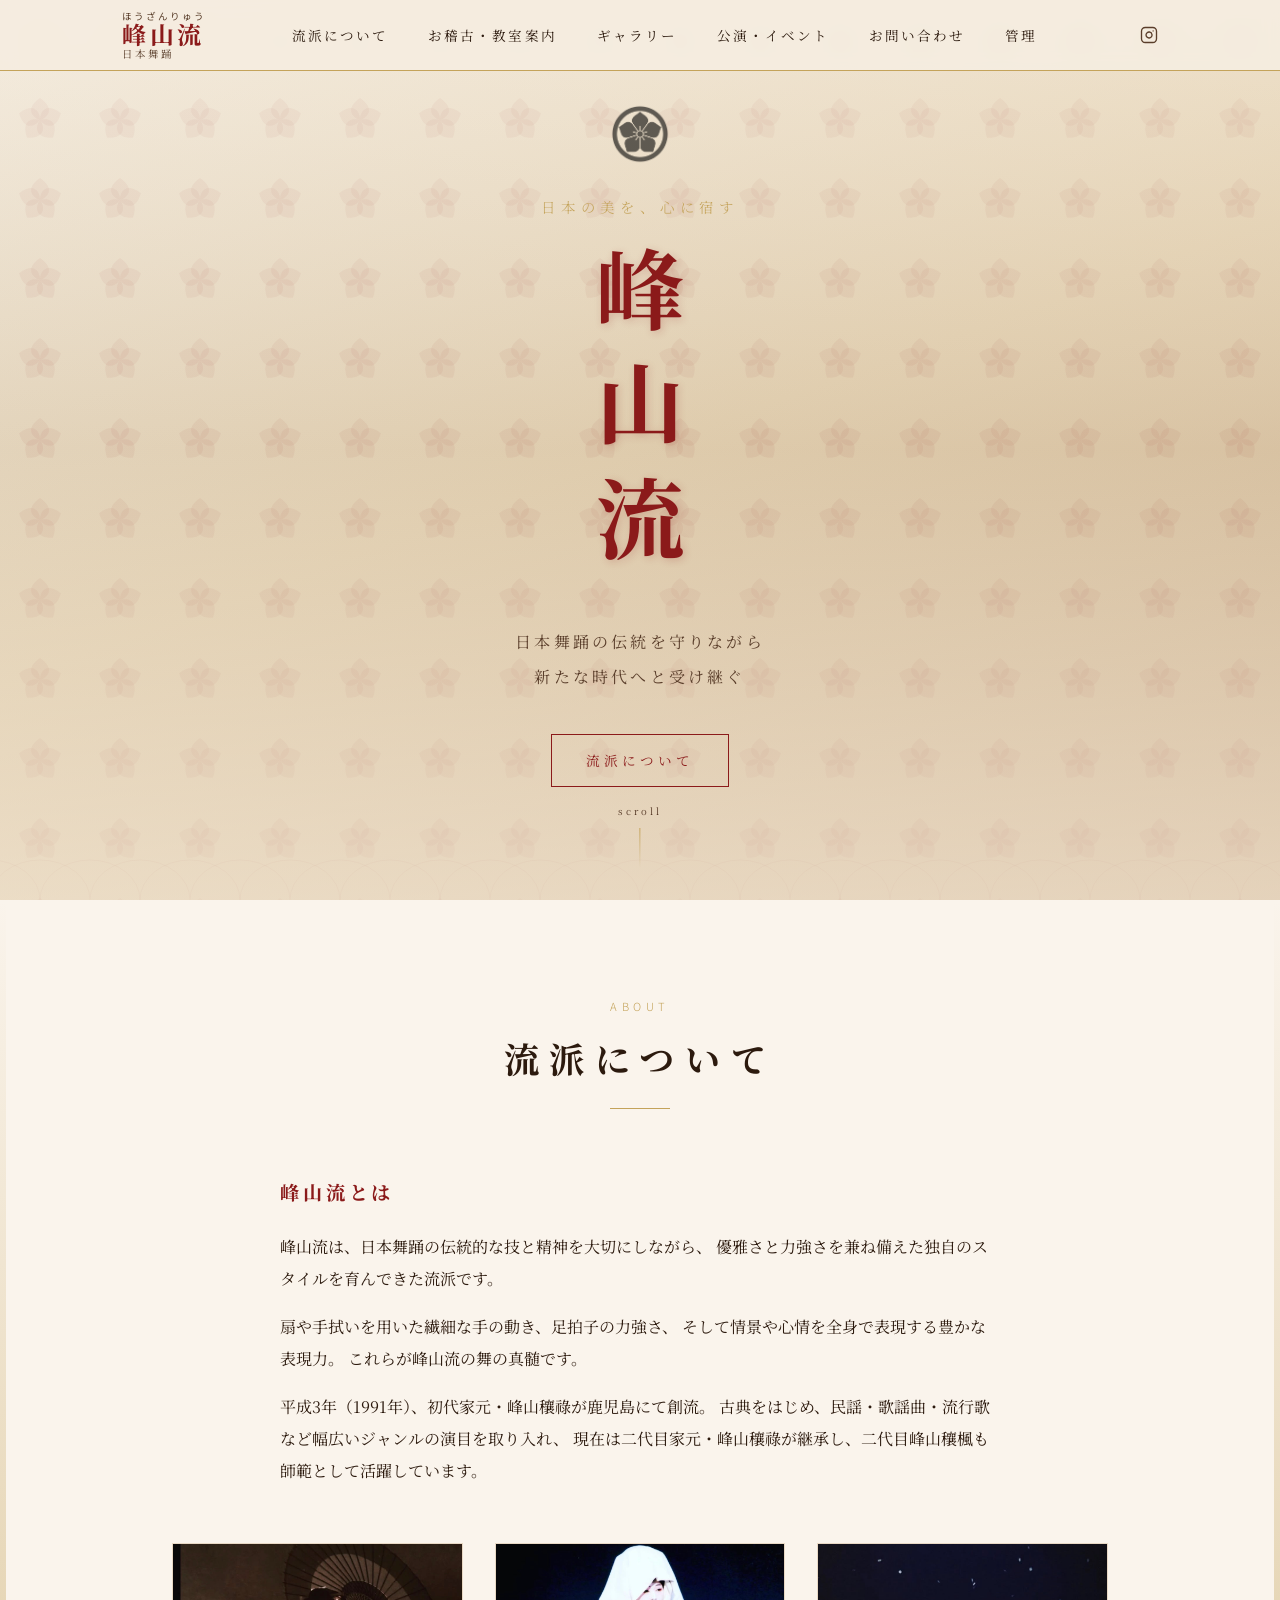
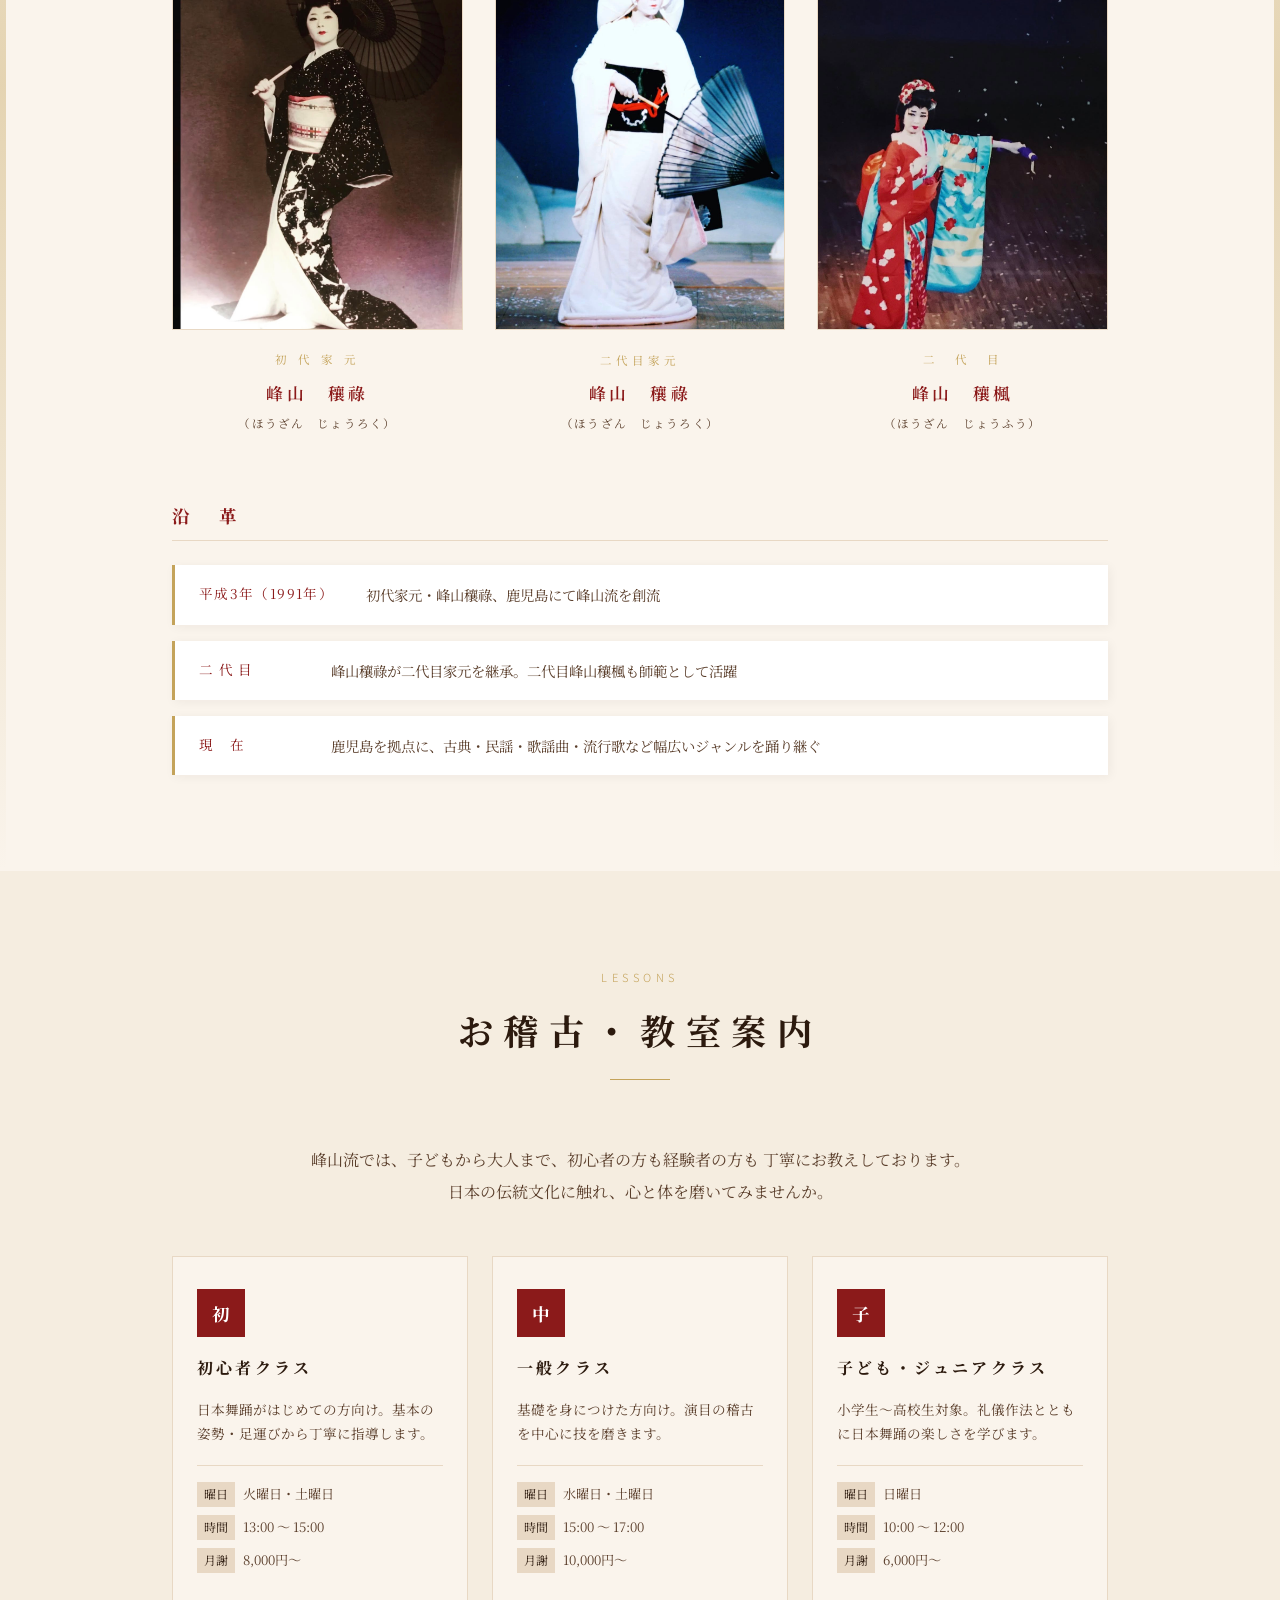
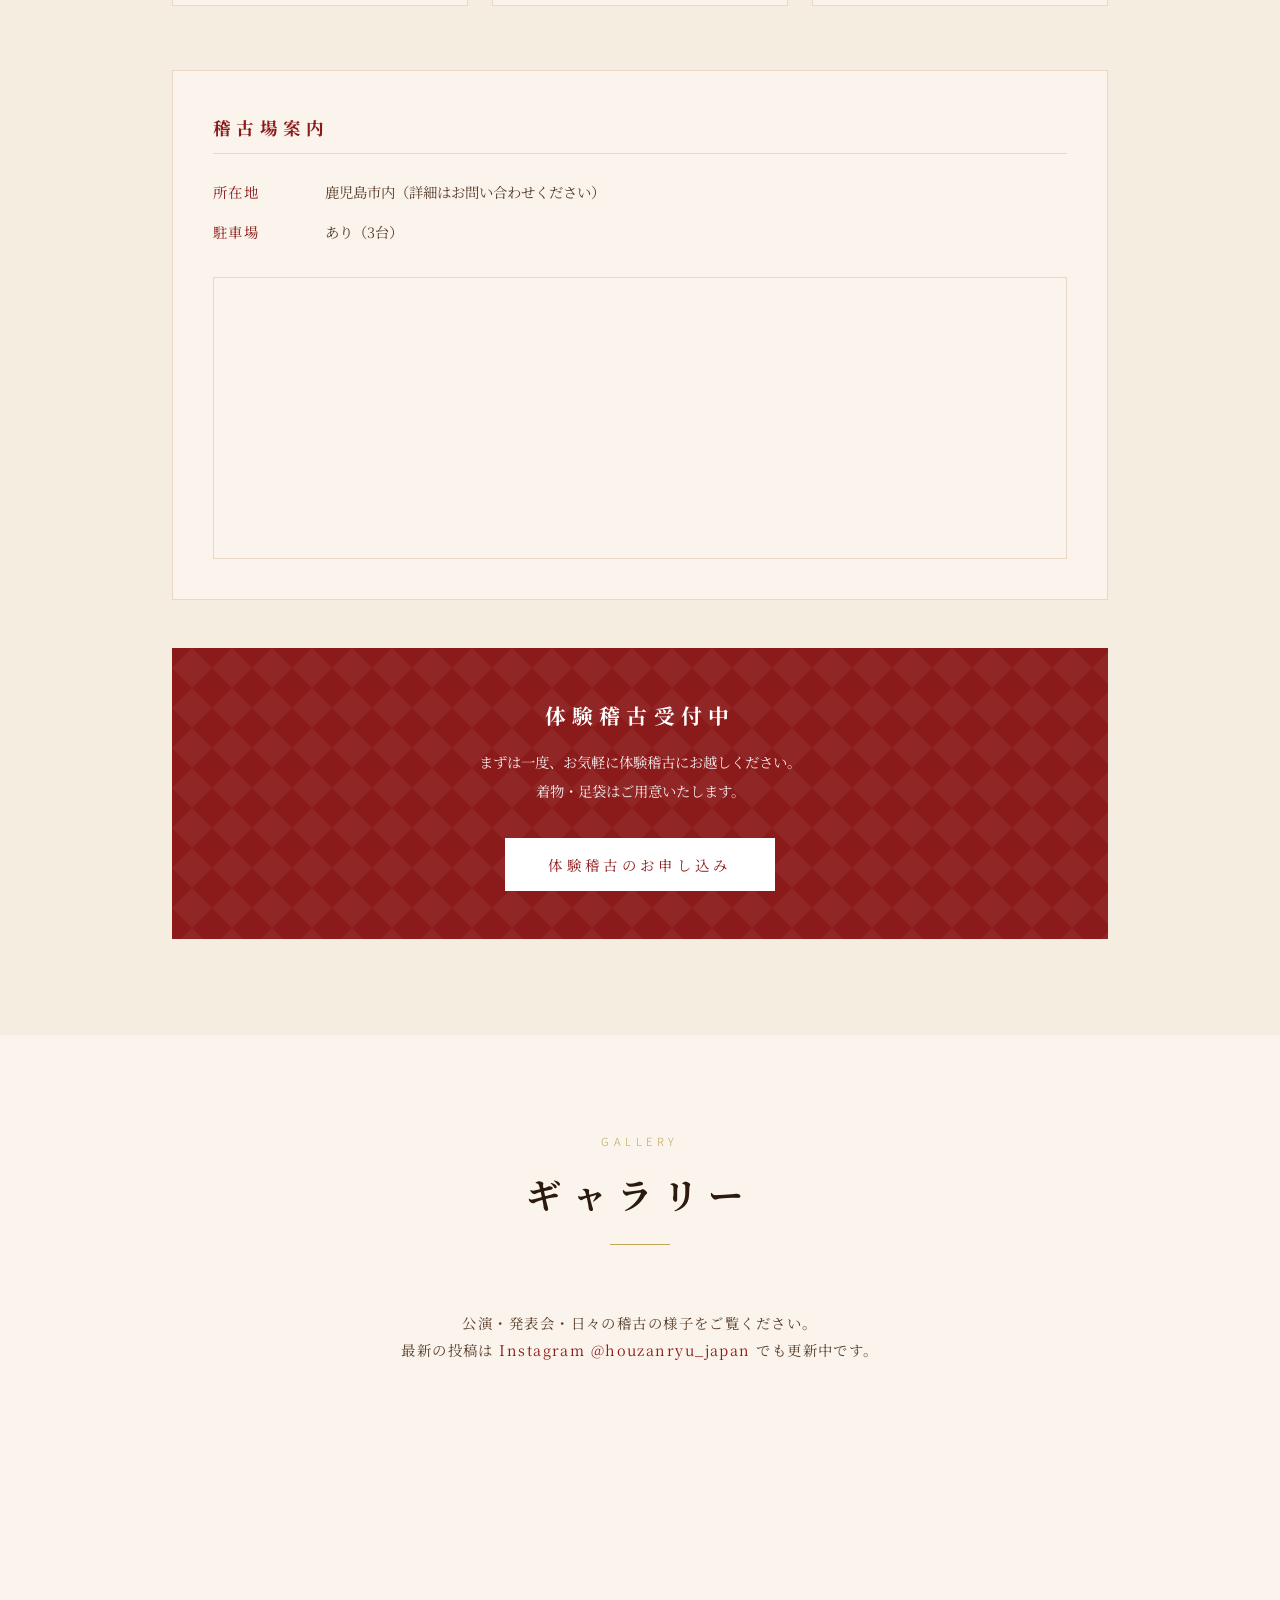
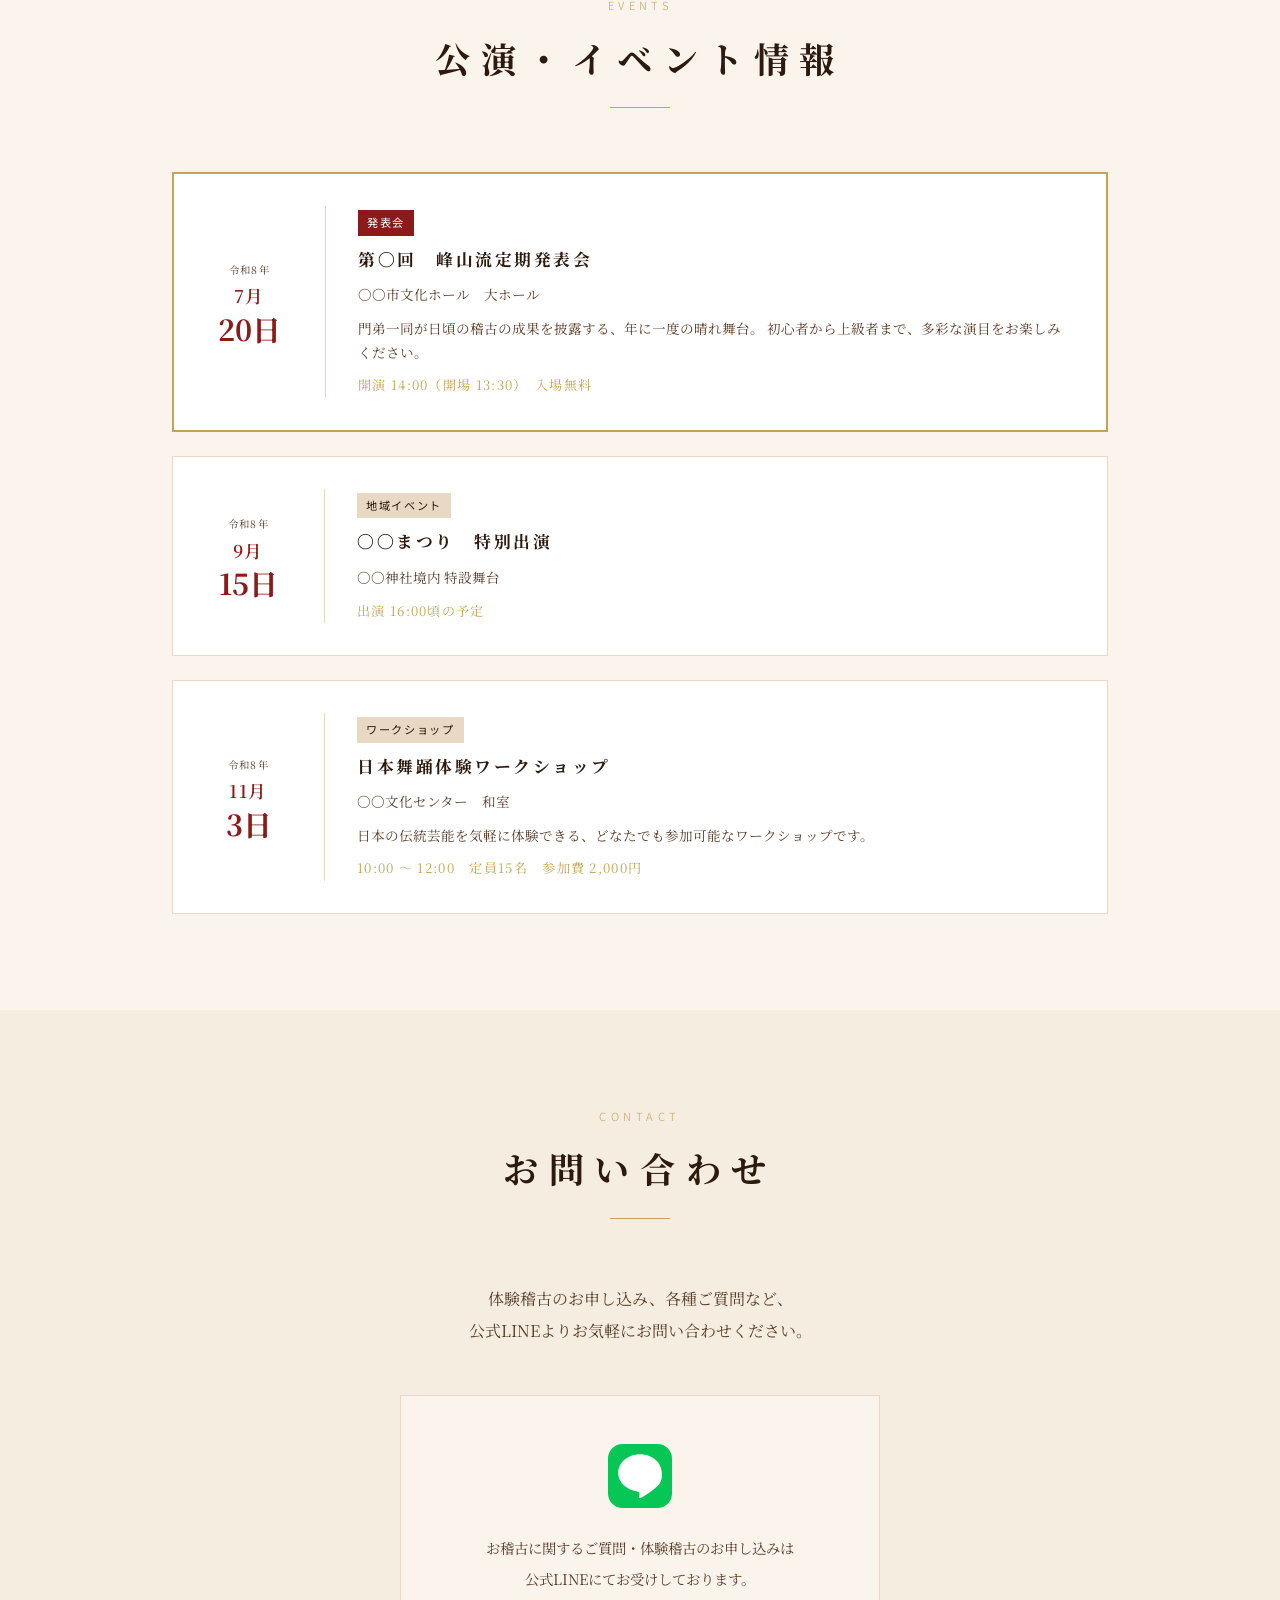
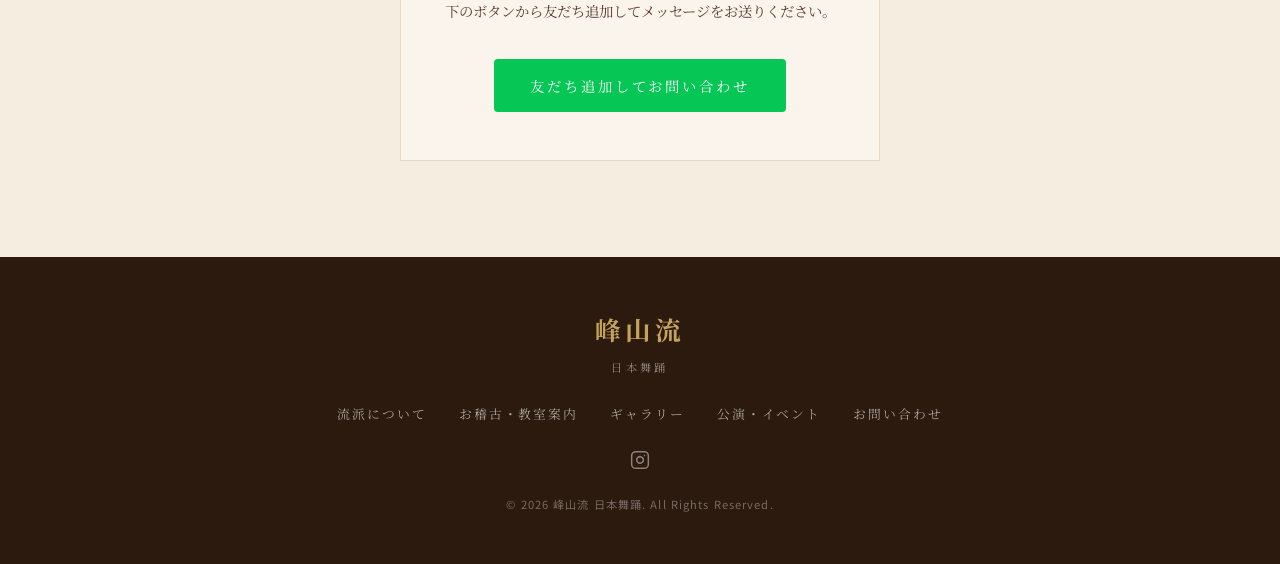
<file: index.html>
<!DOCTYPE html>
<html lang="ja">
<head>
  <meta charset="UTF-8">
  <meta name="viewport" content="width=device-width, initial-scale=1.0">
  <title>峰山流 | 日本舞踊</title>
  <link rel="preconnect" href="https://fonts.googleapis.com">
  <link rel="preconnect" href="https://fonts.gstatic.com" crossorigin>
  <link href="https://fonts.googleapis.com/css2?family=Noto+Serif+JP:wght@300;400;600;700&family=Noto+Sans+JP:wght@300;400&display=swap" rel="stylesheet">
  <link rel="stylesheet" href="style.css">
  <script src="https://elfsightcdn.com/platform.js" async></script>
</head>
<body>

  <!-- ナビゲーション -->
  <header class="site-header">
    <div class="header-inner">
      <div class="site-logo">
        <span class="logo-kana">ほうざんりゅう</span>
        <span class="logo-kanji">峰山流</span>
        <span class="logo-sub">日本舞踊</span>
      </div>
      <nav class="site-nav">
        <ul>
          <li><a href="#about">流派について</a></li>
          <li><a href="#lessons">お稽古・教室案内</a></li>
          <li><a href="#gallery">ギャラリー</a></li>
          <li><a href="#events">公演・イベント</a></li>
          <li><a href="#contact">お問い合わせ</a></li>
          <li><a href="tasks.html">管理</a></li>
        </ul>
      </nav>
      <div class="sns-links">
        <a href="https://www.instagram.com/houzanryu_japan/" class="sns-link" aria-label="Instagram" target="_blank" rel="noopener">
          <svg viewBox="0 0 24 24" fill="none" stroke="currentColor" stroke-width="1.8" stroke-linecap="round" stroke-linejoin="round" width="18" height="18" aria-hidden="true"><rect x="2" y="2" width="20" height="20" rx="5" ry="5"/><path d="M16 11.37A4 4 0 1 1 12.63 8 4 4 0 0 1 16 11.37z"/><line x1="17.5" y1="6.5" x2="17.51" y2="6.5"/></svg>
        </a>
      </div>
      <button class="nav-toggle" aria-label="メニュー">
        <span></span><span></span><span></span>
      </button>
    </div>
  </header>

  <!-- ヒーロー -->
  <section class="hero">
    <div class="hero-bg"></div>
    <div class="hero-overlay"></div>
    <div class="hero-content">
      <img class="hero-mon" src="images/kikyou.png" alt="" aria-hidden="true">
      <p class="hero-catch">日本の美を、心に宿す</p>
      <h1 class="hero-title">
        <span class="vertical-text">峰山流</span>
      </h1>
      <p class="hero-desc">日本舞踊の伝統を守りながら<br>新たな時代へと受け継ぐ</p>
      <a href="#about" class="hero-btn">流派について</a>
    </div>
    <div class="scroll-hint">
      <span>scroll</span>
      <div class="scroll-line"></div>
    </div>
  </section>

  <!-- 流派について -->
  <section id="about" class="section section-about">
    <div class="section-deco left"></div>
    <div class="container">
      <div class="section-header">
        <p class="section-en">ABOUT</p>
        <h2 class="section-title">流派について</h2>
        <div class="section-line"></div>
      </div>
      <div class="about-intro">
        <h3>峰山流とは</h3>
        <p>
          峰山流は、日本舞踊の伝統的な技と精神を大切にしながら、
          優雅さと力強さを兼ね備えた独自のスタイルを育んできた流派です。
        </p>
        <p>
          扇や手拭いを用いた繊細な手の動き、足拍子の力強さ、
          そして情景や心情を全身で表現する豊かな表現力。
          これらが峰山流の舞の真髄です。
        </p>
        <p>
          平成3年（1991年）、初代家元・峰山穰祿が鹿児島にて創流。
          古典をはじめ、民謡・歌謡曲・流行歌など幅広いジャンルの演目を取り入れ、
          現在は二代目家元・峰山穰祿が継承し、二代目峰山穰楓も師範として活躍しています。
        </p>
      </div>

      <div class="person-grid">
        <div class="person-card">
          <div class="person-photo-wrap">
            <img class="person-photo" src="images/shodai.jpg" alt="初代家元 峰山穰祿">
          </div>
          <p class="person-badge">初 代 家 元</p>
          <p class="person-name">峰山　穰祿</p>
          <p class="person-kana">（ほうざん　じょうろく）</p>
        </div>
        <div class="person-card">
          <div class="person-photo-wrap">
            <img class="person-photo" src="images/nidai.jpg" alt="二代目家元 峰山穰祿">
          </div>
          <p class="person-badge">二代目家元</p>
          <p class="person-name">峰山　穰祿</p>
          <p class="person-kana">（ほうざん　じょうろく）</p>
        </div>
        <div class="person-card">
          <div class="person-photo-wrap">
            <img class="person-photo" src="images/jofuu.jpg" alt="二代目峰山穰楓">
          </div>
          <p class="person-badge">二　代　目</p>
          <p class="person-name">峰山　穰楓</p>
          <p class="person-kana">（ほうざん　じょうふう）</p>
        </div>
      </div>

      <div class="history-list">
        <h3 class="sub-title">沿　革</h3>
        <ul class="timeline">
          <li>
            <span class="year">平成3年（1991年）</span>
            <span class="event">初代家元・峰山穰祿、鹿児島にて峰山流を創流</span>
          </li>
          <li>
            <span class="year">二 代 目</span>
            <span class="event">峰山穰祿が二代目家元を継承。二代目峰山穰楓も師範として活躍</span>
          </li>
          <li>
            <span class="year">現　在</span>
            <span class="event">鹿児島を拠点に、古典・民謡・歌謡曲・流行歌など幅広いジャンルを踊り継ぐ</span>
          </li>
        </ul>
      </div>
    </div>
    <div class="section-deco right"></div>
  </section>

  <!-- お稽古・教室案内 -->
  <section id="lessons" class="section section-lessons">
    <div class="container">
      <div class="section-header">
        <p class="section-en">LESSONS</p>
        <h2 class="section-title">お稽古・教室案内</h2>
        <div class="section-line"></div>
      </div>

      <div class="lesson-intro">
        <p>
          峰山流では、子どもから大人まで、初心者の方も経験者の方も
          丁寧にお教えしております。<br>
          日本の伝統文化に触れ、心と体を磨いてみませんか。
        </p>
      </div>

      <div class="lesson-grid">
        <div class="lesson-card">
          <div class="lesson-icon">初</div>
          <h3>初心者クラス</h3>
          <p>日本舞踊がはじめての方向け。基本の姿勢・足運びから丁寧に指導します。</p>
          <ul class="lesson-detail">
            <li><span class="label">曜日</span>火曜日・土曜日</li>
            <li><span class="label">時間</span>13:00 〜 15:00</li>
            <li><span class="label">月謝</span>8,000円〜</li>
          </ul>
        </div>
        <div class="lesson-card">
          <div class="lesson-icon">中</div>
          <h3>一般クラス</h3>
          <p>基礎を身につけた方向け。演目の稽古を中心に技を磨きます。</p>
          <ul class="lesson-detail">
            <li><span class="label">曜日</span>水曜日・土曜日</li>
            <li><span class="label">時間</span>15:00 〜 17:00</li>
            <li><span class="label">月謝</span>10,000円〜</li>
          </ul>
        </div>
        <div class="lesson-card">
          <div class="lesson-icon">子</div>
          <h3>子ども・ジュニアクラス</h3>
          <p>小学生〜高校生対象。礼儀作法とともに日本舞踊の楽しさを学びます。</p>
          <ul class="lesson-detail">
            <li><span class="label">曜日</span>日曜日</li>
            <li><span class="label">時間</span>10:00 〜 12:00</li>
            <li><span class="label">月謝</span>6,000円〜</li>
          </ul>
        </div>
      </div>

      <div class="dojo-info">
        <h3 class="sub-title">稽古場案内</h3>
        <div class="dojo-detail">
          <div class="dojo-item">
            <span class="dojo-label">所在地</span>
            <span class="dojo-value">鹿児島市内（詳細はお問い合わせください）</span>
          </div>
          <div class="dojo-item">
            <span class="dojo-label">駐車場</span>
            <span class="dojo-value">あり（3台）</span>
          </div>
        </div>
        <!-- 詳細住所が確定したら Google マップ埋め込みURLを差し替えてください -->
        <div class="map-wrap">
          <iframe
            src="https://www.google.com/maps/embed?pb=!1m18!1m12!1m3!1d53951.59948340634!2d130.52262!3d31.59662!2m3!1f0!2f0!3f0!3m2!1i1024!2i768!4f13.1!3m3!1m2!1s0x353e5a9a4a4a4a4b%3A0x1e2f3a4b5c6d7e8f!2z6bep5YWI5bO25biC!5e0!3m2!1sja!2sjp!4v1700000000000!5m2!1sja!2sjp"
            width="100%" height="280" style="border:0;" allowfullscreen loading="lazy"
            referrerpolicy="no-referrer-when-downgrade" title="稽古場アクセスマップ">
          </iframe>
        </div>
      </div>

      <div class="trial-box">
        <h3>体験稽古受付中</h3>
        <p>まずは一度、お気軽に体験稽古にお越しください。<br>着物・足袋はご用意いたします。</p>
        <a href="#contact" class="btn-primary">体験稽古のお申し込み</a>
      </div>
    </div>
  </section>

  <!-- ギャラリー -->
  <section id="gallery" class="section section-gallery">
    <div class="container">
      <div class="section-header">
        <p class="section-en">GALLERY</p>
        <h2 class="section-title">ギャラリー</h2>
        <div class="section-line"></div>
      </div>
      <p class="gallery-intro">公演・発表会・日々の稽古の様子をご覧ください。<br>最新の投稿は <a href="https://www.instagram.com/houzanryu_japan/" target="_blank" rel="noopener" style="color:var(--color-red);">Instagram @houzanryu_japan</a> でも更新中です。</p>
      <!-- Elfsight Instagram Feed -->
      <div class="elfsight-app-8e476105-8dec-424e-a8c8-c8a8cbae61ad" data-elfsight-app-lazy></div>
    </div>
  </section>

  <!-- ライトボックス -->
  <div class="lightbox" id="lightbox" aria-hidden="true" role="dialog" aria-modal="true" aria-label="ギャラリー拡大表示">
    <div class="lightbox-backdrop"></div>
    <div class="lightbox-inner">
      <button class="lightbox-close" aria-label="閉じる">&times;</button>
      <div class="lightbox-visual"></div>
      <p class="lightbox-label"></p>
      <p class="lightbox-desc"></p>
    </div>
  </div>

  <!-- 公演・イベント情報 -->
  <section id="events" class="section section-events">
    <div class="container">
      <div class="section-header">
        <p class="section-en">EVENTS</p>
        <h2 class="section-title">公演・イベント情報</h2>
        <div class="section-line"></div>
      </div>

      <div class="event-list">
        <article class="event-item featured">
          <div class="event-date-box">
            <span class="event-month">令和8年</span>
            <span class="event-day">7月</span>
            <span class="event-day-num">20日</span>
          </div>
          <div class="event-info">
            <span class="event-tag">発表会</span>
            <h3 class="event-title">第〇回　峰山流定期発表会</h3>
            <p class="event-venue">〇〇市文化ホール　大ホール</p>
            <p class="event-desc">
              門弟一同が日頃の稽古の成果を披露する、年に一度の晴れ舞台。
              初心者から上級者まで、多彩な演目をお楽しみください。
            </p>
            <p class="event-time">開演 14:00（開場 13:30）　入場無料</p>
          </div>
        </article>

        <article class="event-item">
          <div class="event-date-box">
            <span class="event-month">令和8年</span>
            <span class="event-day">9月</span>
            <span class="event-day-num">15日</span>
          </div>
          <div class="event-info">
            <span class="event-tag">地域イベント</span>
            <h3 class="event-title">〇〇まつり　特別出演</h3>
            <p class="event-venue">〇〇神社境内 特設舞台</p>
            <p class="event-time">出演 16:00頃の予定</p>
          </div>
        </article>

        <article class="event-item">
          <div class="event-date-box">
            <span class="event-month">令和8年</span>
            <span class="event-day">11月</span>
            <span class="event-day-num">3日</span>
          </div>
          <div class="event-info">
            <span class="event-tag">ワークショップ</span>
            <h3 class="event-title">日本舞踊体験ワークショップ</h3>
            <p class="event-venue">〇〇文化センター　和室</p>
            <p class="event-desc">
              日本の伝統芸能を気軽に体験できる、どなたでも参加可能なワークショップです。
            </p>
            <p class="event-time">10:00 〜 12:00　定員15名　参加費 2,000円</p>
          </div>
        </article>
      </div>
    </div>
  </section>

  <!-- お問い合わせ -->
  <section id="contact" class="section section-contact">
    <div class="container">
      <div class="section-header">
        <p class="section-en">CONTACT</p>
        <h2 class="section-title">お問い合わせ</h2>
        <div class="section-line"></div>
      </div>

      <div class="contact-intro">
        <p>体験稽古のお申し込み、各種ご質問など、<br>公式LINEよりお気軽にお問い合わせください。</p>
      </div>

      <div class="line-contact-box">
        <svg class="line-logo-icon" xmlns="http://www.w3.org/2000/svg" viewBox="0 0 44 44" aria-hidden="true">
          <rect width="44" height="44" rx="10" fill="#06C755"/>
          <path d="M22 7C13.716 7 7 12.82 7 19.9c0 6.3 5.6 11.6 13.17 12.68.51.11 1.21.34 1.39.78.16.4.1 1.02.05 1.42l-.22 1.34c-.07.4-.31 1.55 1.36.84 1.67-.7 9.01-5.31 12.31-9.09C37.18 25.02 37 22.52 37 19.9 37 12.82 30.284 7 22 7z" fill="white"/>
        </svg>
        <p class="line-contact-text">
          お稽古に関するご質問・体験稽古のお申し込みは<br>
          公式LINEにてお受けしております。<br>
          下のボタンから友だち追加してメッセージをお送りください。
        </p>
        <a href="https://lin.ee/z2Zu8qd" class="btn-line" target="_blank" rel="noopener">
          友だち追加してお問い合わせ
        </a>
      </div>
    </div>
  </section>

  <!-- フッター -->
  <footer class="site-footer">
    <div class="footer-inner">
      <div class="footer-logo">
        <span class="logo-kanji">峰山流</span>
        <span class="logo-sub">日本舞踊</span>
      </div>
      <nav class="footer-nav">
        <a href="#about">流派について</a>
        <a href="#lessons">お稽古・教室案内</a>
        <a href="#gallery">ギャラリー</a>
        <a href="#events">公演・イベント</a>
        <a href="#contact">お問い合わせ</a>
      </nav>
      <div class="footer-sns">
        <a href="https://www.instagram.com/houzanryu_japan/" aria-label="Instagram" target="_blank" rel="noopener">
          <svg viewBox="0 0 24 24" fill="none" stroke="currentColor" stroke-width="1.8" stroke-linecap="round" stroke-linejoin="round" width="20" height="20" aria-hidden="true"><rect x="2" y="2" width="20" height="20" rx="5" ry="5"/><path d="M16 11.37A4 4 0 1 1 12.63 8 4 4 0 0 1 16 11.37z"/><line x1="17.5" y1="6.5" x2="17.51" y2="6.5"/></svg>
        </a>
      </div>
      <p class="footer-copy">© 2026 峰山流 日本舞踊. All Rights Reserved.</p>
    </div>
  </footer>

  <script src="script.js"></script>
</body>
</html>
</file>
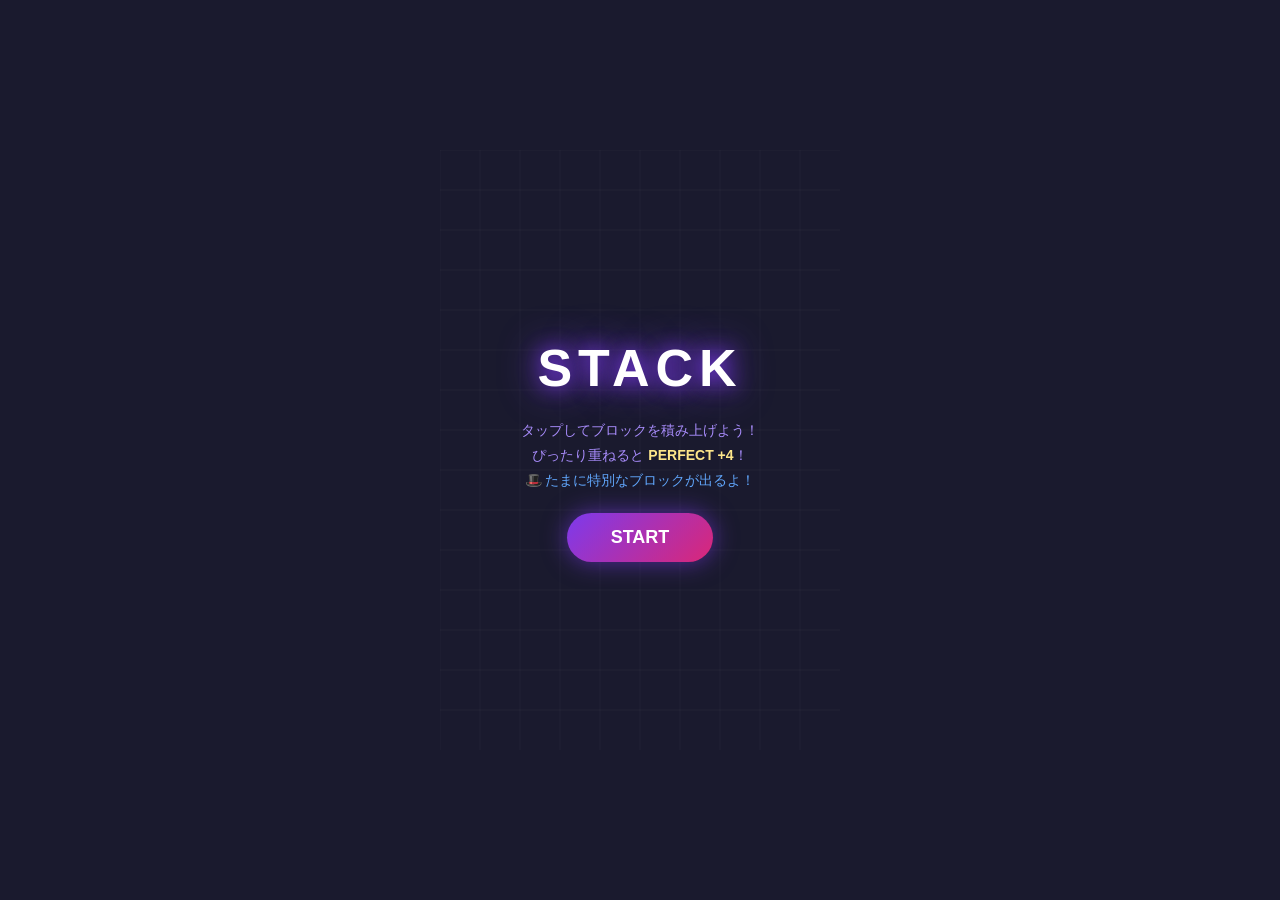
<file: games/stack-block/index.html>
<!DOCTYPE html>
<html lang="ja">
<head>
<meta charset="UTF-8">
<meta name="viewport" content="width=device-width, initial-scale=1.0, user-scalable=no">
<title>Stack Block</title>
<style>
* { margin:0; padding:0; box-sizing:border-box; }
body { background:#1a1a2e; display:flex; justify-content:center; align-items:center; height:100vh; overflow:hidden; font-family:'Segoe UI',sans-serif; touch-action:none; }
#wrapper { position:relative; width:400px; height:600px; transform-origin:top center; }
canvas { display:block; width:100%; height:100%; cursor:pointer; }
.overlay { position:absolute; inset:0; display:flex; flex-direction:column; justify-content:center; align-items:center; gap:20px; }
.hidden { display:none !important; }
.title { font-size:52px; font-weight:900; color:#fff; text-shadow:0 0 20px #7c3aed,0 0 40px #7c3aed; letter-spacing:6px; }
.subtitle { font-size:14px; color:#a78bfa; text-align:center; line-height:1.8; }
.btn { padding:14px 44px; font-size:18px; font-weight:700; border:none; border-radius:50px; cursor:pointer; transition:transform 0.1s; }
.btn:active { transform:scale(0.95); }
.btn-primary { background:linear-gradient(135deg,#7c3aed,#db2777); color:#fff; box-shadow:0 0 24px rgba(124,58,237,0.6); }
.btn-secondary { background:rgba(255,255,255,0.08); color:#fff; border:1px solid rgba(255,255,255,0.2); }
#score-text { font-size:26px; color:#fff; font-weight:700; }
#best-text  { font-size:14px; color:#a78bfa; }
#toast { position:absolute; bottom:28px; left:50%; transform:translateX(-50%); background:rgba(124,58,237,0.9); color:#fff; padding:10px 24px; border-radius:20px; font-size:14px; opacity:0; transition:opacity 0.3s; pointer-events:none; white-space:nowrap; }
#toast.show { opacity:1; }
</style>
</head>
<body>
<div id="wrapper">
  <canvas id="c" width="400" height="600"></canvas>
  <div id="ov-start" class="overlay">
    <div class="title">STACK</div>
    <div class="subtitle">タップしてブロックを積み上げよう！<br>ぴったり重ねると <strong style="color:#fde68a">PERFECT +4</strong>！<br><span style="color:#60a5fa">🎩 たまに特別なブロックが出るよ！</span></div>
    <button class="btn btn-primary" id="btn-start">START</button>
  </div>
  <div id="ov-over" class="overlay hidden">
    <div class="title" style="font-size:36px">GAME OVER</div>
    <div id="score-text">スコア: 0</div>
    <div id="best-text">ベスト: 0</div>
    <button class="btn btn-primary" id="btn-retry">もう一度</button>
    <button class="btn btn-secondary" id="btn-share">スコアをシェア</button>
  </div>
  <div id="toast"></div>
</div>
<script>
(function(){
  var canvas = document.getElementById('c');
  var ctx    = canvas.getContext('2d');
  var W = 400, H = 600;
  var STATE  = {START:0,PLAYING:1,OVER:2};
  var state  = STATE.START;
  var blocks = [], movingBlock = null, fallingDebris = [];
  var score  = 0;
  var bestScore = parseInt(localStorage.getItem('stackBest')||'0',10);
  var hue = 200, flashAlpha = 0, flashColor = 'rgba(255,255,255,';
  var popAnim = null, rafId = null;
  var blockCount = 0, nextFaceIn = 3;

  var faceImg = new Image();
  faceImg.src = 'face.png';

  // 顔ブロック：高さ90px、縦横比 1453:1547
  var FACE_H    = 90;
  var IMG_RATIO = 1453 / 1547;  // ≈ 0.939（ほぼ正方形）

  var AC = new (window.AudioContext||window.webkitAudioContext)();
  function beep(f,d,t,v){ t=t||'sine';v=v||0.15; try{ var o=AC.createOscillator(),g=AC.createGain(); o.connect(g);g.connect(AC.destination); o.type=t; o.frequency.setValueAtTime(f,AC.currentTime); g.gain.setValueAtTime(v,AC.currentTime); g.gain.exponentialRampToValueAtTime(0.001,AC.currentTime+d); o.start();o.stop(AC.currentTime+d); }catch(e){} }
  function sfxDrop()    { beep(350,0.08,'triangle'); }
  function sfxPerfect() { [440,660,880].forEach(function(f,i){ setTimeout(function(){ beep(f,0.12); },i*70); }); }
  function sfxOver()    { [280,230,190,150].forEach(function(f,i){ setTimeout(function(){ beep(f,0.18,'sawtooth'); },i*90); }); }
  function sfxFace()    { [523,659,784,1047].forEach(function(f,i){ setTimeout(function(){ beep(f,0.15); },i*60); }); }
  function resumeAC()   { if(AC.state==='suspended') AC.resume(); }

  function blockFill(h){ return 'hsl('+(h%360)+',75%,60%)'; }
  function blockGlow(h){ return 'hsl('+(h%360)+',90%,75%)'; }

  function drawBlock(b,alpha,rot){
    alpha=(alpha===undefined)?1:alpha; rot=rot||0;
    ctx.save(); ctx.globalAlpha=alpha;
    if(rot){ var cx=b.x+b.w/2,cy=b.y+b.h/2; ctx.translate(cx,cy);ctx.rotate(rot);ctx.translate(-cx,-cy); }
    ctx.shadowColor=blockGlow(b.hue); ctx.shadowBlur=14;
    ctx.fillStyle=blockFill(b.hue); ctx.fillRect(b.x,b.y,b.w,b.h);
    ctx.fillStyle='rgba(255,255,255,0.18)'; ctx.fillRect(b.x,b.y,b.w,6);
    ctx.shadowBlur=0; ctx.restore();
  }

  function drawFaceBlock(b,alpha,rot){
    alpha=(alpha===undefined)?1:alpha; rot=rot||0;
    ctx.save(); ctx.globalAlpha=alpha;
    if(rot){ var cx=b.x+b.w/2,cy=b.y+b.h/2; ctx.translate(cx,cy);ctx.rotate(rot);ctx.translate(-cx,-cy); }

    var t   = Date.now()/400;
    var glH = (t*60)%360;

    if(faceImg.complete && faceImg.naturalWidth>0){
      // 高さ基準でフィット、中央寄せ
      var imgH = b.h;
      var imgW = imgH * IMG_RATIO;
      var imgX = b.x + (b.w - imgW) / 2;
      var imgY = b.y;

      ctx.shadowColor = 'hsl('+glH+',100%,70%)';
      ctx.shadowBlur  = 22;
      ctx.drawImage(faceImg, imgX, imgY, imgW, imgH);
      ctx.shadowBlur = 0;

      // 周回スパークル
      for(var i=0;i<4;i++){
        var ang = t*2+(i/4)*Math.PI*2;
        var r   = imgW*0.65;
        ctx.beginPath();
        ctx.arc(imgX+imgW/2+Math.cos(ang)*r, imgY+imgH/2+Math.sin(ang)*r, 5,0,Math.PI*2);
        ctx.fillStyle='hsl('+((glH+i*90)%360)+',100%,80%)';
        ctx.fill();
      }
    } else {
      ctx.fillStyle='#1e3a8a';
      ctx.fillRect(b.x,b.y,b.w,b.h);
    }
    ctx.restore();
  }

  function drawAny(b,alpha,rot){
    if(b.isFace) drawFaceBlock(b,alpha,rot);
    else         drawBlock(b,alpha,rot);
  }

  function drawGrid(){
    ctx.strokeStyle='rgba(255,255,255,0.03)'; ctx.lineWidth=1;
    for(var x=0;x<W;x+=40){ctx.beginPath();ctx.moveTo(x,0);ctx.lineTo(x,H);ctx.stroke();}
    for(var y=0;y<H;y+=40){ctx.beginPath();ctx.moveTo(0,y);ctx.lineTo(W,y);ctx.stroke();}
  }

  function drawHUD(){
    ctx.save(); ctx.textAlign='center';
    ctx.shadowColor='#7c3aed'; ctx.shadowBlur=12;
    ctx.fillStyle='#fff'; ctx.font='bold 36px Segoe UI';
    ctx.fillText(score,W/2,52); ctx.shadowBlur=0;
    ctx.fillStyle='#a78bfa'; ctx.font='14px Segoe UI';
    ctx.fillText('BEST:'+bestScore,W/2,72); ctx.restore();
  }

  function init(){
    blocks=[]; fallingDebris=[]; movingBlock=null;
    score=0; hue=200; flashAlpha=0; popAnim=null;
    blockCount=0; nextFaceIn=3;
    var bw=200,bx=(W-bw)/2;
    blocks.push({x:bx,y:H-40,w:bw,h:30,hue:hue,isFace:false});
    spawnMoving();
  }

  function spawnMoving(){
    var prev  = blocks[blocks.length-1];
    hue += 18;
    var speed = Math.min(2.2+score*0.18,9);
    blockCount++;
    var isFace = (blockCount >= nextFaceIn);
    if(isFace) nextFaceIn = blockCount+4+Math.floor(Math.random()*3);
    var bh = isFace ? FACE_H : 30;
    movingBlock = {x:0, y:prev.y-bh-4, w:prev.w, h:bh, hue:hue, dir:1, speed:speed, isFace:isFace};
  }

  function place(){
    if(state!==STATE.PLAYING||!movingBlock) return;
    resumeAC();
    var prev=blocks[blocks.length-1], mb=movingBlock;
    var ol=Math.max(mb.x,prev.x), or=Math.min(mb.x+mb.w,prev.x+prev.w), ow=or-ol;
    if(ow<=0){
      fallingDebris.push({x:mb.x,y:mb.y,w:mb.w,h:mb.h,hue:mb.hue,isFace:mb.isFace,vy:0,vr:(Math.random()-0.5)*0.08,rot:0});
      movingBlock=null; endGame(); return;
    }
    var diff=Math.abs(mb.x-prev.x), isPerfect=(diff<5), isFace=mb.isFace;
    var pts=1; if(isPerfect) pts+=3; if(isFace) pts+=4;
    if(mb.x<prev.x)
      fallingDebris.push({x:mb.x,y:mb.y,w:prev.x-mb.x,h:mb.h,hue:mb.hue,isFace:isFace,vy:0,vr:-0.06,rot:0});
    else if(mb.x+mb.w>prev.x+prev.w){
      var cx2=prev.x+prev.w;
      fallingDebris.push({x:cx2,y:mb.y,w:(mb.x+mb.w)-cx2,h:mb.h,hue:mb.hue,isFace:isFace,vy:0,vr:0.06,rot:0});
    }
    blocks.push({x:ol,y:mb.y,w:ow,h:mb.h,hue:mb.hue,isFace:isFace});
    score+=pts;
    if(isFace&&isPerfect){
      flashAlpha=0.5; flashColor='rgba(255,220,50,';
      popAnim={label:'かわいい！ PERFECT +8',alpha:1,y:mb.y-8,color:'#fde68a'};
      sfxFace(); sfxPerfect();
    }else if(isFace){
      flashAlpha=0.35; flashColor='rgba(100,180,255,';
      popAnim={label:'かわいい！ +5',alpha:1,y:mb.y-8,color:'#93c5fd'};
      sfxFace();
    }else if(isPerfect){
      flashAlpha=0.45; flashColor='rgba(255,255,255,';
      popAnim={label:'PERFECT! +4',alpha:1,y:mb.y-8,color:'#fde68a'};
      sfxPerfect();
    }else{ sfxDrop(); }
    movingBlock=null;
    var topY=blocks[blocks.length-1].y;
    if(topY<H/2){
      var shift=H/2-topY;
      blocks.forEach(function(b){b.y+=shift;});
      fallingDebris.forEach(function(b){b.y+=shift;});
    }
    spawnMoving();
  }

  function endGame(){
    sfxOver(); state=STATE.OVER;
    if(score>bestScore){bestScore=score;localStorage.setItem('stackBest',bestScore);}
    document.getElementById('score-text').textContent='スコア: '+score;
    document.getElementById('best-text').textContent='ベスト: '+bestScore;
    document.getElementById('ov-over').classList.remove('hidden');
  }

  function startGame(){
    document.getElementById('ov-start').classList.add('hidden');
    document.getElementById('ov-over').classList.add('hidden');
    state=STATE.PLAYING; init();
    if(!rafId) loop();
  }

  function share(){
    var text='Stack Block で '+score+' 段積んだ！ ベスト:'+bestScore+' チャレンジしてみて！';
    if(navigator.share){navigator.share({title:'Stack Block',text:text});}
    else{navigator.clipboard.writeText(text).then(function(){showToast('コピーしました！');}).catch(function(){showToast('コピーできませんでした');});}
  }

  function showToast(msg){
    var el=document.getElementById('toast'); el.textContent=msg;
    el.classList.add('show'); setTimeout(function(){el.classList.remove('show');},2600);
  }

  function loop(){
    rafId=requestAnimationFrame(loop);
    ctx.clearRect(0,0,W,H); ctx.fillStyle='#1a1a2e'; ctx.fillRect(0,0,W,H);
    drawGrid();
    if(state===STATE.START) return;
    if(flashAlpha>0){
      ctx.fillStyle=flashColor+flashAlpha+')'; ctx.fillRect(0,0,W,H);
      flashAlpha=Math.max(0,flashAlpha-0.025);
    }
    blocks.forEach(function(b){drawAny(b);});
    fallingDebris=fallingDebris.filter(function(b){return b.y<H+140;});
    fallingDebris.forEach(function(b){
      b.vy+=0.45; b.y+=b.vy; b.rot+=b.vr;
      drawAny(b,Math.max(0,1-b.y/H),b.rot);
    });
    if(state===STATE.PLAYING&&movingBlock){
      movingBlock.x+=movingBlock.dir*movingBlock.speed;
      if(movingBlock.x+movingBlock.w>=W){movingBlock.dir=-1;movingBlock.x=W-movingBlock.w;}
      if(movingBlock.x<=0){movingBlock.dir=1;movingBlock.x=0;}
      drawAny(movingBlock);
    }
    if(popAnim){
      ctx.save(); ctx.globalAlpha=popAnim.alpha; ctx.textAlign='center';
      ctx.fillStyle=popAnim.color; ctx.shadowColor=popAnim.color; ctx.shadowBlur=16;
      ctx.font='bold 22px Segoe UI'; ctx.fillText(popAnim.label,W/2,popAnim.y);
      ctx.restore(); popAnim.y-=1.3; popAnim.alpha-=0.018;
      if(popAnim.alpha<=0) popAnim=null;
    }
    if(state===STATE.PLAYING) drawHUD();
  }

  canvas.addEventListener('click',place);
  canvas.addEventListener('touchstart',function(e){e.preventDefault();place();},{passive:false});
  document.getElementById('btn-start').addEventListener('click',startGame);
  document.getElementById('btn-retry').addEventListener('click',startGame);
  document.getElementById('btn-share').addEventListener('click',share);

  // スマホ対応：画面サイズに合わせてスケール
  function fitScreen(){
    var s = Math.min(window.innerWidth/400, window.innerHeight/600, 1);
    var wrapper = document.getElementById('wrapper');
    wrapper.style.transform = 'scale('+s+')';
    // body の高さを wrapper の実表示高さに合わせてセンタリング
    document.body.style.alignItems = 'center';
  }
  window.addEventListener('resize', fitScreen);
  fitScreen();

  loop();
})();
</script>
</body>
</html>
</file>
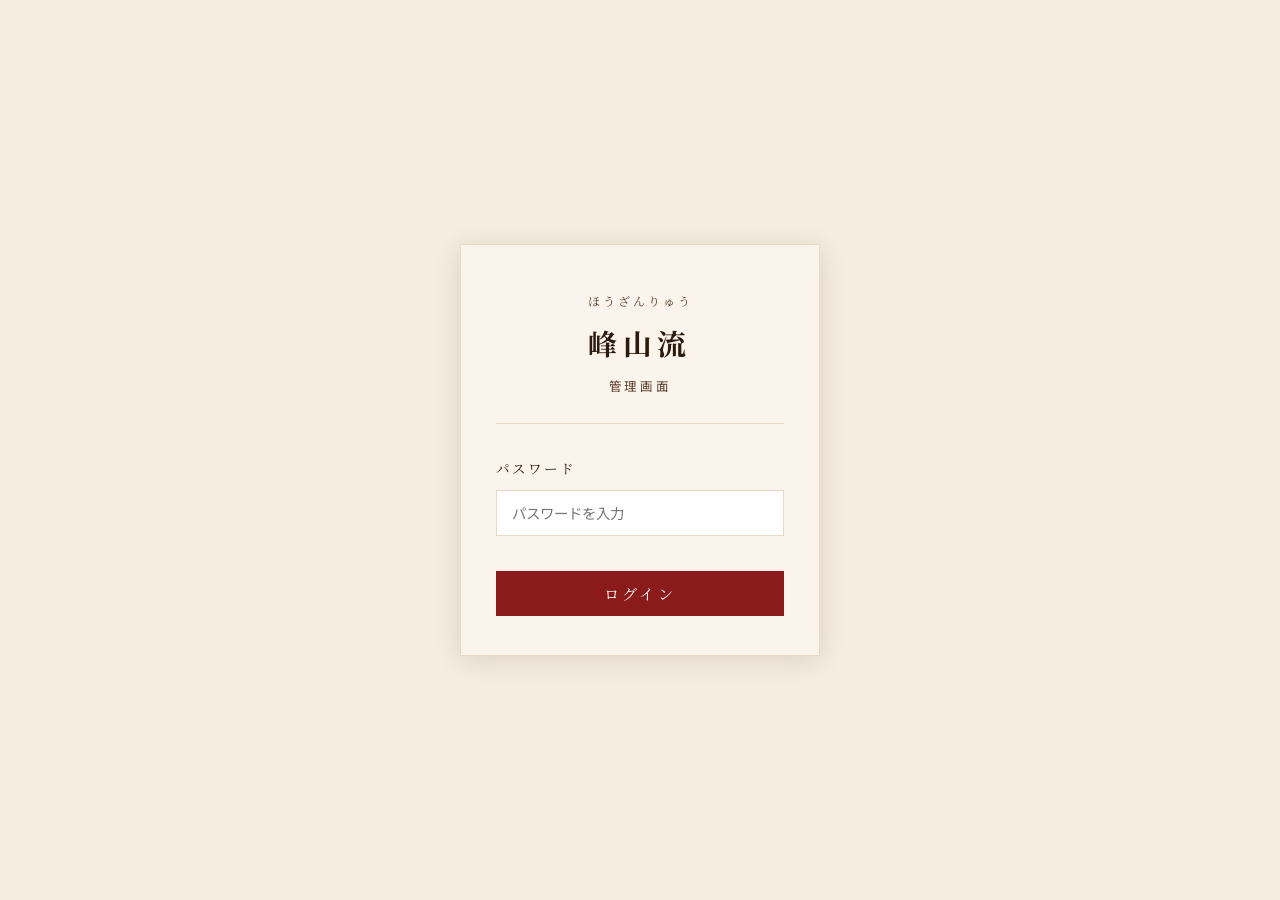
<file: tasks.html>
<!DOCTYPE html>
<html lang="ja">
<head>
  <meta charset="UTF-8">
  <meta name="viewport" content="width=device-width, initial-scale=1.0">
  <title>タスク管理 | 峰山流</title>
  <link rel="preconnect" href="https://fonts.googleapis.com">
  <link rel="preconnect" href="https://fonts.gstatic.com" crossorigin>
  <link href="https://fonts.googleapis.com/css2?family=Noto+Serif+JP:wght@300;400;600;700&family=Noto+Sans+JP:wght@300;400&display=swap" rel="stylesheet">
  <link rel="stylesheet" href="style.css">
  <link rel="stylesheet" href="tasks.css">
</head>
<body>

  <!-- 認証ゲート（未ログイン時に表示） -->
  <div id="auth-gate" hidden>
    <div class="auth-card">
      <div class="auth-header">
        <p class="auth-logo-kana">ほうざんりゅう</p>
        <p class="auth-logo-kanji">峰山流</p>
        <p class="auth-subtitle">管理画面</p>
      </div>
      <form id="auth-form" novalidate>
        <div class="form-group">
          <label for="auth-password">パスワード</label>
          <input type="password" id="auth-password" placeholder="パスワードを入力" autocomplete="current-password" required>
          <p id="auth-error" hidden class="form-error">パスワードが違います</p>
        </div>
        <button type="submit" class="btn-auth-login">ログイン</button>
      </form>
    </div>
  </div>

  <!-- メインコンテンツ（認証後に表示） -->
  <div id="main-content" hidden>

    <!-- ナビゲーション -->
    <header class="site-header">
      <div class="header-inner">
        <a href="index.html" class="site-logo">
          <span class="logo-kana">ほうざんりゅう</span>
          <span class="logo-kanji">峰山流</span>
          <span class="logo-sub">日本舞踊</span>
        </a>
        <nav class="site-nav">
          <ul>
            <li><a href="index.html#about">流派について</a></li>
            <li><a href="index.html#lessons">お稽古・教室案内</a></li>
            <li><a href="index.html#gallery">ギャラリー</a></li>
            <li><a href="index.html#events">公演・イベント</a></li>
            <li><a href="index.html#contact">お問い合わせ</a></li>
            <li><a href="tasks.html" class="nav-active">管理</a></li>
          </ul>
        </nav>
        <div class="sns-links">
          <a href="https://www.instagram.com/houzanryu_japan/" class="sns-link" aria-label="Instagram" target="_blank" rel="noopener">
            <svg viewBox="0 0 24 24" fill="none" stroke="currentColor" stroke-width="1.8" stroke-linecap="round" stroke-linejoin="round" width="18" height="18" aria-hidden="true"><rect x="2" y="2" width="20" height="20" rx="5" ry="5"/><path d="M16 11.37A4 4 0 1 1 12.63 8 4 4 0 0 1 16 11.37z"/><line x1="17.5" y1="6.5" x2="17.51" y2="6.5"/></svg>
          </a>
        </div>
        <button class="nav-toggle" aria-label="メニュー">
          <span></span><span></span><span></span>
        </button>
      </div>
    </header>

    <main>
      <section class="section section-tasks">
        <div class="container">

          <div class="section-header">
            <p class="section-en">TASK MANAGEMENT</p>
            <h2 class="section-title">タスク管理</h2>
            <div class="section-line"></div>
          </div>

          <div class="tasks-toolbar">
            <button class="tasks-add-btn" id="btn-add-task">
              <span class="tasks-add-icon">＋</span>タスクを追加
            </button>
            <div class="tasks-filter-tabs" role="tablist" aria-label="ステータスフィルター">
              <button class="filter-tab active" data-filter="all" role="tab" aria-selected="true">
                全て <span class="tab-count" id="count-all">0</span>
              </button>
              <button class="filter-tab" data-filter="todo" role="tab" aria-selected="false">
                未着手 <span class="tab-count" id="count-todo">0</span>
              </button>
              <button class="filter-tab" data-filter="inprogress" role="tab" aria-selected="false">
                進行中 <span class="tab-count" id="count-inprogress">0</span>
              </button>
              <button class="filter-tab" data-filter="done" role="tab" aria-selected="false">
                完了 <span class="tab-count" id="count-done">0</span>
              </button>
            </div>
          </div>

          <div class="tasks-list" id="tasks-list"></div>

          <div class="tasks-empty" id="tasks-empty" hidden>
            <div class="tasks-empty-inner">
              <p class="tasks-empty-msg">タスクがありません</p>
              <p class="tasks-empty-hint">「タスクを追加」から新しいタスクを作成してください。</p>
            </div>
          </div>

        </div>
      </section>
    </main>

    <!-- タスク追加・編集モーダル -->
    <div class="modal-overlay" id="task-modal" hidden aria-modal="true" role="dialog" aria-labelledby="modal-title">
      <div class="modal-inner">
        <button class="modal-close" id="modal-close" aria-label="閉じる">✕</button>
        <h2 class="modal-title" id="modal-title">タスクを追加</h2>

        <form id="task-form" novalidate>
          <div class="form-group">
            <label for="task-title">タスク名 <span class="required">必須</span></label>
            <input type="text" id="task-title" placeholder="タスク名を入力" required>
            <p class="form-error" id="title-error" hidden>タスク名を入力してください</p>
          </div>

          <div class="form-group">
            <label for="task-desc">詳細メモ</label>
            <textarea id="task-desc" rows="3" placeholder="詳細や備考があればここに記入"></textarea>
          </div>

          <div class="form-row">
            <div class="form-group">
              <label for="task-status">ステータス</label>
              <select id="task-status">
                <option value="todo">未着手</option>
                <option value="inprogress">進行中</option>
                <option value="done">完了</option>
              </select>
            </div>
            <div class="form-group">
              <label for="task-priority">優先度</label>
              <select id="task-priority">
                <option value="high">高</option>
                <option value="medium" selected>中</option>
                <option value="low">低</option>
              </select>
            </div>
          </div>

          <div class="form-row">
            <div class="form-group">
              <label for="task-category">カテゴリ</label>
              <select id="task-category">
                <option value="稽古">稽古</option>
                <option value="発表会">発表会</option>
                <option value="事務">事務</option>
                <option value="その他">その他</option>
              </select>
            </div>
            <div class="form-group">
              <label for="task-due">期限日</label>
              <input type="date" id="task-due">
            </div>
          </div>

          <div class="modal-actions">
            <button type="button" class="btn-modal-cancel" id="modal-cancel">キャンセル</button>
            <button type="submit" class="btn-modal-save">保存</button>
          </div>
        </form>
      </div>
    </div>

    <footer class="site-footer">
      <div class="footer-inner">
        <div class="footer-logo">
          <span class="logo-kana">ほうざんりゅう</span>
          <span class="logo-kanji">峰山流</span>
          <span class="logo-sub">日本舞踊</span>
        </div>
        <nav class="footer-nav">
          <a href="index.html#about">流派について</a>
          <a href="index.html#lessons">お稽古・教室案内</a>
          <a href="index.html#gallery">ギャラリー</a>
          <a href="index.html#events">公演・イベント</a>
          <a href="index.html#contact">お問い合わせ</a>
        </nav>
        <p class="footer-copy">© 2026 峰山流 日本舞踊. All Rights Reserved.</p>
      </div>
    </footer>

  </div><!-- /#main-content -->

  <script src="tasks.js"></script>
</body>
</html>
</file>
<file: style.css>
/* ===== リセット・基本設定 ===== */
*, *::before, *::after {
  box-sizing: border-box;
  margin: 0;
  padding: 0;
}

:root {
  --color-bg: #f5ede0;
  --color-bg-dark: #2c1a0e;
  --color-text: #2c1a0e;
  --color-text-light: #5a3e2b;
  --color-red: #8b1a1a;
  --color-red-light: #a52020;
  --color-gold: #c4a35a;
  --color-gold-light: #d4b86a;
  --color-cream: #faf4ec;
  --color-brown-light: #e8d8c4;
  --font-serif: 'Noto Serif JP', serif;
  --font-sans: 'Noto Sans JP', sans-serif;
}

html {
  scroll-behavior: smooth;
  font-size: 16px;
}

body {
  font-family: var(--font-serif);
  background-color: var(--color-bg);
  color: var(--color-text);
  line-height: 1.9;
  overflow-x: hidden;
}

img { max-width: 100%; display: block; }
a { color: inherit; text-decoration: none; }
ul { list-style: none; }

/* ===== スクロールバー ===== */
::-webkit-scrollbar { width: 6px; }
::-webkit-scrollbar-track { background: var(--color-bg); }
::-webkit-scrollbar-thumb { background: var(--color-gold); border-radius: 3px; }

/* ===== ヘッダー ===== */
.site-header {
  position: fixed;
  top: 0;
  left: 0;
  right: 0;
  z-index: 100;
  background: rgba(245, 237, 224, 0.95);
  backdrop-filter: blur(8px);
  border-bottom: 1px solid var(--color-gold);
  transition: box-shadow 0.3s;
}

.site-header.scrolled {
  box-shadow: 0 2px 20px rgba(44, 26, 14, 0.15);
}

.header-inner {
  max-width: 1100px;
  margin: 0 auto;
  padding: 0 2rem;
  height: 70px;
  display: flex;
  align-items: center;
  justify-content: space-between;
}

.site-logo {
  display: flex;
  flex-direction: column;
  line-height: 1.1;
}

.logo-kana {
  font-size: 0.6rem;
  letter-spacing: 0.2em;
  color: var(--color-text-light);
  font-family: var(--font-sans);
}

.logo-kanji {
  font-size: 1.5rem;
  font-weight: 700;
  letter-spacing: 0.15em;
  color: var(--color-red);
}

.logo-sub {
  font-size: 0.65rem;
  letter-spacing: 0.3em;
  color: var(--color-text-light);
}

.site-nav ul {
  display: flex;
  gap: 2.5rem;
}

.site-nav a {
  font-size: 0.85rem;
  letter-spacing: 0.15em;
  color: var(--color-text);
  position: relative;
  padding-bottom: 3px;
  transition: color 0.3s;
}

.site-nav a::after {
  content: '';
  position: absolute;
  bottom: 0;
  left: 0;
  width: 0;
  height: 1px;
  background: var(--color-red);
  transition: width 0.3s;
}

.site-nav a:hover { color: var(--color-red); }
.site-nav a:hover::after { width: 100%; }

.nav-toggle {
  display: none;
  flex-direction: column;
  gap: 5px;
  background: none;
  border: none;
  cursor: pointer;
  padding: 4px;
}

.nav-toggle span {
  display: block;
  width: 24px;
  height: 2px;
  background: var(--color-text);
  transition: transform 0.3s;
}

/* ===== ヒーロー ===== */
.hero {
  position: relative;
  height: 100vh;
  min-height: 600px;
  display: flex;
  align-items: center;
  justify-content: center;
  overflow: hidden;
}

.hero-bg {
  position: absolute;
  inset: 0;
  /* 背景: 桔梗紋の小花を散らしたパターン */
  background:
    url("data:image/svg+xml,%3Csvg width='80' height='80' viewBox='0 0 80 80' xmlns='http://www.w3.org/2000/svg'%3E%3Cg fill='%238b1a1a' fill-opacity='0.05'%3E%3Cpath d='M40,40 C33,38 24,29 40,18 C56,29 47,38 40,40Z'/%3E%3Cpath d='M40,40 C33,38 24,29 40,18 C56,29 47,38 40,40Z' transform='rotate(72,40,40)'/%3E%3Cpath d='M40,40 C33,38 24,29 40,18 C56,29 47,38 40,40Z' transform='rotate(144,40,40)'/%3E%3Cpath d='M40,40 C33,38 24,29 40,18 C56,29 47,38 40,40Z' transform='rotate(216,40,40)'/%3E%3Cpath d='M40,40 C33,38 24,29 40,18 C56,29 47,38 40,40Z' transform='rotate(288,40,40)'/%3E%3C/g%3E%3C/svg%3E"),
    linear-gradient(160deg, #f5ede0 0%, #e8d5b5 50%, #d4b896 100%);
}

.hero-overlay {
  position: absolute;
  inset: 0;
  background: linear-gradient(
    to bottom,
    rgba(245, 237, 224, 0.3) 0%,
    rgba(44, 26, 14, 0.05) 50%,
    rgba(245, 237, 224, 0.5) 100%
  );
}

/* 青海波パターン装飾 */
.hero-bg::before {
  content: '';
  position: absolute;
  bottom: 0;
  left: 0;
  right: 0;
  height: 200px;
  background: url("data:image/svg+xml,%3Csvg xmlns='http://www.w3.org/2000/svg' width='100' height='50'%3E%3Cellipse cx='50' cy='50' rx='50' ry='40' fill='none' stroke='%238b1a1a' stroke-width='0.8' stroke-opacity='0.12'/%3E%3Cellipse cx='0' cy='50' rx='50' ry='40' fill='none' stroke='%238b1a1a' stroke-width='0.8' stroke-opacity='0.12'/%3E%3Cellipse cx='100' cy='50' rx='50' ry='40' fill='none' stroke='%238b1a1a' stroke-width='0.8' stroke-opacity='0.12'/%3E%3C/svg%3E") repeat-x bottom;
  opacity: 0.6;
}

.hero-content {
  position: relative;
  z-index: 1;
  text-align: center;
  padding: 0 2rem;
}

.hero-catch {
  font-size: 0.9rem;
  letter-spacing: 0.4em;
  color: var(--color-gold);
  margin-bottom: 1.5rem;
  font-weight: 300;
}

.hero-title {
  margin-bottom: 1.5rem;
}

.vertical-text {
  display: inline-block;
  writing-mode: vertical-rl;
  font-size: clamp(3rem, 8vw, 5.5rem);
  font-weight: 700;
  letter-spacing: 0.3em;
  color: var(--color-red);
  text-shadow: 2px 2px 8px rgba(139, 26, 26, 0.2);
  line-height: 1;
}

.hero-desc {
  font-size: 1rem;
  letter-spacing: 0.2em;
  color: var(--color-text-light);
  line-height: 2.2;
  margin-bottom: 2.5rem;
}

.hero-btn {
  display: inline-block;
  padding: 0.9em 2.5em;
  border: 1px solid var(--color-red);
  color: var(--color-red);
  font-family: var(--font-serif);
  font-size: 0.85rem;
  letter-spacing: 0.3em;
  transition: all 0.3s;
  position: relative;
  overflow: hidden;
}

.hero-btn::before {
  content: '';
  position: absolute;
  inset: 0;
  background: var(--color-red);
  transform: translateX(-100%);
  transition: transform 0.3s;
}

.hero-btn:hover { color: white; }
.hero-btn:hover::before { transform: translateX(0); }
.hero-btn span { position: relative; z-index: 1; }

.hero-mon {
  display: block;
  width: 60px;
  height: 60px;
  margin: 0 auto 1.8rem;
  opacity: 0.6;
  mix-blend-mode: multiply;
}

.scroll-hint {
  position: absolute;
  bottom: 2rem;
  left: 50%;
  transform: translateX(-50%);
  display: flex;
  flex-direction: column;
  align-items: center;
  gap: 0.5rem;
  color: var(--color-text-light);
  font-size: 0.6rem;
  letter-spacing: 0.3em;
}

.scroll-line {
  width: 1px;
  height: 40px;
  background: linear-gradient(to bottom, var(--color-gold), transparent);
  animation: scrollLine 1.8s ease-in-out infinite;
}

@keyframes scrollLine {
  0% { transform: scaleY(0); transform-origin: top; }
  50% { transform: scaleY(1); transform-origin: top; }
  51% { transform: scaleY(1); transform-origin: bottom; }
  100% { transform: scaleY(0); transform-origin: bottom; }
}

/* ===== セクション共通 ===== */
.section {
  padding: 6rem 0;
  position: relative;
}

.container {
  max-width: 1000px;
  margin: 0 auto;
  padding: 0 2rem;
}

.section-header {
  text-align: center;
  margin-bottom: 4rem;
}

.section-en {
  font-size: 0.7rem;
  letter-spacing: 0.4em;
  color: var(--color-gold);
  font-family: var(--font-sans);
  font-weight: 300;
  margin-bottom: 0.5rem;
}

.section-title {
  font-size: clamp(1.6rem, 4vw, 2.2rem);
  font-weight: 700;
  letter-spacing: 0.3em;
  color: var(--color-text);
}

.section-line {
  width: 60px;
  height: 1px;
  background: var(--color-gold);
  margin: 1rem auto 0;
}

.sub-title {
  font-size: 1.1rem;
  letter-spacing: 0.3em;
  color: var(--color-red);
  margin-bottom: 1.5rem;
  padding-bottom: 0.5rem;
  border-bottom: 1px solid var(--color-brown-light);
}

/* ===== 流派について ===== */
.section-about {
  background: var(--color-cream);
}

.section-deco {
  position: absolute;
  top: 0;
  bottom: 0;
  width: 6px;
  background: linear-gradient(to bottom, transparent, var(--color-gold), transparent);
  opacity: 0.4;
}

.section-deco.left { left: 0; }
.section-deco.right { right: 0; }

/* 人物紹介グリッド */
.about-intro {
  max-width: 720px;
  margin: 0 auto 3.5rem;
  line-height: 2;
}

.about-intro h3 {
  font-size: 1.2rem;
  letter-spacing: 0.2em;
  color: var(--color-red);
  margin-bottom: 1.2rem;
}

.about-intro p { margin-bottom: 1rem; }

.person-grid {
  display: grid;
  grid-template-columns: repeat(3, 1fr);
  gap: 2rem;
  margin-bottom: 4rem;
}

.person-card { text-align: center; }

.person-photo-wrap {
  width: 100%;
  aspect-ratio: 3 / 4;
  overflow: hidden;
  margin-bottom: 1.2rem;
  border: 1px solid var(--color-brown-light);
}

.person-photo {
  width: 100%;
  height: 100%;
  object-fit: cover;
  object-position: top center;
  display: block;
  transition: transform 0.4s;
}

.person-card:hover .person-photo { transform: scale(1.03); }

.person-badge {
  font-size: 0.72rem;
  letter-spacing: 0.35em;
  color: var(--color-gold);
  margin-bottom: 0.4rem;
}

.person-name {
  font-size: 1.05rem;
  font-weight: 600;
  letter-spacing: 0.2em;
  color: var(--color-red);
  margin-bottom: 0.2rem;
}

.person-kana {
  font-size: 0.72rem;
  letter-spacing: 0.1em;
  color: var(--color-text-light);
}

.about-grid {
  display: grid;
  grid-template-columns: 1fr 300px;
  gap: 4rem;
  align-items: start;
  margin-bottom: 4rem;
}

.about-text h3 {
  font-size: 1.15rem;
  letter-spacing: 0.2em;
  color: var(--color-red);
  margin-bottom: 1.2rem;
}

.about-text p {
  color: var(--color-text-light);
  margin-bottom: 1rem;
  line-height: 2;
}

.about-card {
  background: white;
  border: 1px solid var(--color-brown-light);
  padding: 2.5rem 2rem;
  text-align: center;
  box-shadow: 4px 4px 20px rgba(44, 26, 14, 0.08);
  position: relative;
}

.about-card::before {
  content: '';
  position: absolute;
  top: 8px;
  left: 8px;
  right: -8px;
  bottom: -8px;
  border: 1px solid var(--color-gold);
  opacity: 0.4;
  pointer-events: none;
}

.mon-wrap { margin-bottom: 1.5rem; }

.mon {
  width: 100px;
  height: 100px;
  margin: 0 auto;
  display: block;
  mix-blend-mode: multiply;
}

.about-card-text {
  font-size: 0.75rem;
  letter-spacing: 0.4em;
  color: var(--color-gold);
  margin-bottom: 0.3rem;
}

.about-card-name {
  font-size: 1.2rem;
  letter-spacing: 0.2em;
  font-weight: 600;
  color: var(--color-text);
}

.about-card-title {
  font-size: 0.7rem;
  color: var(--color-text-light);
  margin-top: 0.2rem;
}

.timeline {
  display: flex;
  flex-direction: column;
  gap: 1rem;
}

.timeline li {
  display: flex;
  gap: 2rem;
  padding: 1rem 1.5rem;
  background: white;
  border-left: 3px solid var(--color-gold);
  box-shadow: 2px 2px 10px rgba(44, 26, 14, 0.05);
}

.timeline .year {
  font-size: 0.85rem;
  color: var(--color-red);
  letter-spacing: 0.1em;
  white-space: nowrap;
  min-width: 100px;
}

.timeline .event {
  font-size: 0.9rem;
  color: var(--color-text-light);
}

/* ===== お稽古・教室案内 ===== */
.section-lessons {
  background: var(--color-bg);
}

.lesson-intro {
  text-align: center;
  color: var(--color-text-light);
  margin-bottom: 3rem;
  line-height: 2;
}

.lesson-grid {
  display: grid;
  grid-template-columns: repeat(3, 1fr);
  gap: 1.5rem;
  margin-bottom: 4rem;
}

.lesson-card {
  background: var(--color-cream);
  border: 1px solid var(--color-brown-light);
  padding: 2rem 1.5rem;
  transition: transform 0.3s, box-shadow 0.3s;
  position: relative;
}

.lesson-card:hover {
  transform: translateY(-4px);
  box-shadow: 0 8px 30px rgba(44, 26, 14, 0.12);
}

.lesson-icon {
  width: 48px;
  height: 48px;
  background: var(--color-red);
  color: white;
  display: flex;
  align-items: center;
  justify-content: center;
  font-size: 1.1rem;
  font-weight: 700;
  letter-spacing: 0.05em;
  margin-bottom: 1rem;
}

.lesson-card h3 {
  font-size: 1rem;
  letter-spacing: 0.2em;
  margin-bottom: 0.8rem;
  color: var(--color-text);
}

.lesson-card > p {
  font-size: 0.85rem;
  color: var(--color-text-light);
  margin-bottom: 1.2rem;
  line-height: 1.8;
}

.lesson-detail {
  border-top: 1px solid var(--color-brown-light);
  padding-top: 1rem;
  display: flex;
  flex-direction: column;
  gap: 0.5rem;
}

.lesson-detail li {
  font-size: 0.82rem;
  color: var(--color-text-light);
  display: flex;
  gap: 0.5rem;
}

.lesson-detail .label {
  background: var(--color-brown-light);
  color: var(--color-text);
  padding: 0.1em 0.6em;
  font-size: 0.75rem;
  white-space: nowrap;
}

.dojo-info {
  background: var(--color-cream);
  border: 1px solid var(--color-brown-light);
  padding: 2.5rem;
  margin-bottom: 3rem;
}

.dojo-detail {
  display: flex;
  flex-direction: column;
  gap: 0.8rem;
  margin-bottom: 2rem;
}

.dojo-item {
  display: flex;
  gap: 2rem;
  font-size: 0.9rem;
}

.dojo-label {
  color: var(--color-red);
  letter-spacing: 0.1em;
  white-space: nowrap;
  min-width: 80px;
}

.dojo-value {
  color: var(--color-text-light);
}

.map-placeholder {
  background: var(--color-brown-light);
  height: 200px;
  display: flex;
  flex-direction: column;
  align-items: center;
  justify-content: center;
  color: var(--color-text-light);
  font-size: 0.85rem;
  letter-spacing: 0.1em;
  gap: 0.3rem;
}

.map-placeholder span {
  font-size: 0.75rem;
  opacity: 0.7;
}

.trial-box {
  background: var(--color-red);
  color: white;
  text-align: center;
  padding: 3rem 2rem;
  position: relative;
  overflow: hidden;
}

.trial-box::before {
  content: '';
  position: absolute;
  inset: 0;
  background: url("data:image/svg+xml,%3Csvg width='40' height='40' viewBox='0 0 40 40' xmlns='http://www.w3.org/2000/svg'%3E%3Cg fill='white' fill-opacity='0.05'%3E%3Cpath d='M20 0 L40 20 L20 40 L0 20 Z'/%3E%3C/g%3E%3C/svg%3E") repeat;
}

.trial-box h3 {
  position: relative;
  font-size: 1.3rem;
  letter-spacing: 0.3em;
  margin-bottom: 0.8rem;
}

.trial-box p {
  position: relative;
  font-size: 0.9rem;
  opacity: 0.9;
  margin-bottom: 2rem;
  line-height: 2;
}

/* ===== ボタン共通 ===== */
.btn-primary {
  display: inline-block;
  position: relative;
  padding: 0.9em 3em;
  background: white;
  color: var(--color-red);
  font-family: var(--font-serif);
  font-size: 0.9rem;
  letter-spacing: 0.3em;
  border: none;
  cursor: pointer;
  transition: all 0.3s;
  z-index: 0;
}

.btn-primary:hover {
  background: var(--color-bg-dark);
  color: white;
}

/* ===== 公演・イベント ===== */
.section-events {
  background: var(--color-cream);
}

.event-list {
  display: flex;
  flex-direction: column;
  gap: 1.5rem;
}

.event-item {
  display: grid;
  grid-template-columns: 120px 1fr;
  gap: 2rem;
  background: white;
  border: 1px solid var(--color-brown-light);
  padding: 2rem;
  transition: box-shadow 0.3s;
}

.event-item:hover {
  box-shadow: 0 4px 20px rgba(44, 26, 14, 0.1);
}

.event-item.featured {
  border-color: var(--color-gold);
  border-width: 2px;
}

.event-date-box {
  display: flex;
  flex-direction: column;
  align-items: center;
  justify-content: center;
  text-align: center;
  border-right: 1px solid var(--color-brown-light);
  padding-right: 2rem;
}

.event-month {
  font-size: 0.65rem;
  letter-spacing: 0.1em;
  color: var(--color-text-light);
}

.event-day {
  font-size: 1.1rem;
  font-weight: 600;
  color: var(--color-red);
  letter-spacing: 0.1em;
}

.event-day-num {
  font-size: 1.8rem;
  font-weight: 700;
  color: var(--color-red);
  line-height: 1.1;
}

.event-tag {
  display: inline-block;
  background: var(--color-brown-light);
  color: var(--color-text);
  font-size: 0.7rem;
  letter-spacing: 0.15em;
  padding: 0.2em 0.8em;
  margin-bottom: 0.5rem;
  font-family: var(--font-sans);
}

.event-item.featured .event-tag {
  background: var(--color-red);
  color: white;
}

.event-title {
  font-size: 1.05rem;
  letter-spacing: 0.15em;
  margin-bottom: 0.4rem;
}

.event-venue {
  font-size: 0.85rem;
  color: var(--color-text-light);
  margin-bottom: 0.5rem;
}

.event-desc {
  font-size: 0.85rem;
  color: var(--color-text-light);
  line-height: 1.8;
  margin-bottom: 0.5rem;
}

.event-time {
  font-size: 0.82rem;
  color: var(--color-gold);
  letter-spacing: 0.1em;
}

/* ===== お問い合わせ ===== */
.section-contact {
  background: var(--color-bg);
}

.contact-intro {
  text-align: center;
  color: var(--color-text-light);
  margin-bottom: 3rem;
  line-height: 2;
}

.contact-form {
  max-width: 680px;
  margin: 0 auto 3rem;
}

.form-group {
  margin-bottom: 1.8rem;
}

.form-group label {
  display: block;
  font-size: 0.85rem;
  letter-spacing: 0.15em;
  margin-bottom: 0.5rem;
  color: var(--color-text);
}

.required {
  display: inline-block;
  background: var(--color-red);
  color: white;
  font-size: 0.65rem;
  padding: 0.1em 0.5em;
  margin-left: 0.5em;
  letter-spacing: 0.05em;
}

.form-group input,
.form-group select,
.form-group textarea {
  width: 100%;
  padding: 0.8em 1em;
  background: white;
  border: 1px solid var(--color-brown-light);
  font-family: var(--font-sans);
  font-size: 0.9rem;
  color: var(--color-text);
  transition: border-color 0.3s;
  -webkit-appearance: none;
  appearance: none;
  border-radius: 0;
}

.form-group select {
  background-image: url("data:image/svg+xml,%3Csvg xmlns='http://www.w3.org/2000/svg' width='12' height='8'%3E%3Cpath d='M6 8L0 0h12z' fill='%238b1a1a'/%3E%3C/svg%3E");
  background-repeat: no-repeat;
  background-position: right 1em center;
  padding-right: 2.5em;
}

.form-group input:focus,
.form-group select:focus,
.form-group textarea:focus {
  outline: none;
  border-color: var(--color-red);
}

.form-group textarea { resize: vertical; }

.form-submit {
  text-align: center;
  margin-top: 2.5rem;
}

.form-submit .btn-primary {
  background: var(--color-red);
  color: white;
  padding: 1em 4em;
  font-size: 0.95rem;
  letter-spacing: 0.4em;
  border: none;
  cursor: pointer;
}

.form-submit .btn-primary:hover {
  background: var(--color-bg-dark);
}

.contact-info {
  max-width: 680px;
  margin: 0 auto;
  border-top: 1px solid var(--color-brown-light);
  padding-top: 2rem;
  display: flex;
  gap: 3rem;
  flex-wrap: wrap;
}

.contact-info-item {
  display: flex;
  flex-direction: column;
  gap: 0.3rem;
}

.ci-label {
  font-size: 0.75rem;
  letter-spacing: 0.2em;
  color: var(--color-gold);
}

.ci-value {
  font-size: 0.9rem;
  color: var(--color-text-light);
}

/* LINE お問い合わせ */
.line-contact-box {
  text-align: center;
  max-width: 480px;
  margin: 0 auto;
  padding: 3rem 2rem;
  background: var(--color-cream);
  border: 1px solid var(--color-brown-light);
}

.line-logo-icon {
  width: 64px;
  height: 64px;
  margin: 0 auto 1.5rem;
  display: block;
}

.line-contact-text {
  font-size: 0.9rem;
  line-height: 2.2;
  color: var(--color-text-light);
  margin-bottom: 2rem;
}

.btn-line {
  display: inline-block;
  padding: 0.9em 2.5em;
  background: #06C755;
  color: white;
  font-family: var(--font-serif);
  font-size: 0.9rem;
  letter-spacing: 0.2em;
  border-radius: 4px;
  transition: background 0.3s, transform 0.2s;
}

.btn-line:hover {
  background: #05a847;
  transform: translateY(-2px);
}

/* ===== フッター ===== */
.site-footer {
  background: var(--color-bg-dark);
  color: rgba(255, 255, 255, 0.8);
  padding: 3rem 2rem;
}

.footer-inner {
  max-width: 1000px;
  margin: 0 auto;
  text-align: center;
  display: flex;
  flex-direction: column;
  align-items: center;
  gap: 1.5rem;
}

.footer-logo {
  display: flex;
  flex-direction: column;
  align-items: center;
}

.footer-logo .logo-kanji {
  font-size: 1.6rem;
  color: var(--color-gold);
}

.footer-logo .logo-sub {
  font-size: 0.7rem;
  letter-spacing: 0.3em;
  color: rgba(255, 255, 255, 0.5);
  margin-top: 0.2rem;
}

.footer-nav {
  display: flex;
  gap: 2rem;
  flex-wrap: wrap;
  justify-content: center;
}

.footer-nav a {
  font-size: 0.8rem;
  letter-spacing: 0.15em;
  color: rgba(255, 255, 255, 0.6);
  transition: color 0.3s;
}

.footer-nav a:hover { color: var(--color-gold); }

.footer-copy {
  font-size: 0.7rem;
  letter-spacing: 0.1em;
  color: rgba(255, 255, 255, 0.35);
  font-family: var(--font-sans);
}

/* ===== ギャラリー ===== */
.section-gallery {
  background: var(--color-cream);
}

.gallery-intro {
  text-align: center;
  color: var(--color-text-light);
  margin-bottom: 2.5rem;
  font-size: 0.9rem;
  letter-spacing: 0.1em;
}

.gallery-grid {
  display: grid;
  grid-template-columns: repeat(3, 1fr);
  gap: 0.8rem;
}

.gallery-item {
  cursor: pointer;
  overflow: hidden;
}

.gallery-thumb {
  position: relative;
  padding-top: 75%;
  overflow: hidden;
  transition: transform 0.4s ease;
}

.gallery-item:hover .gallery-thumb {
  transform: scale(1.04);
}

.gallery-kana {
  position: absolute;
  top: 50%;
  left: 50%;
  transform: translate(-50%, -50%);
  font-family: var(--font-serif);
  font-size: 3.5rem;
  font-weight: 700;
  color: rgba(255, 255, 255, 0.18);
  line-height: 1;
  user-select: none;
  pointer-events: none;
  z-index: 1;
}

.gallery-overlay {
  position: absolute;
  inset: 0;
  display: flex;
  flex-direction: column;
  align-items: center;
  justify-content: flex-end;
  padding: 1.2rem;
  background: linear-gradient(to top, rgba(44, 26, 14, 0.78) 0%, transparent 65%);
  opacity: 0;
  transition: opacity 0.3s;
  z-index: 2;
}

.gallery-item:hover .gallery-overlay {
  opacity: 1;
}

.gallery-label {
  color: white;
  font-size: 0.85rem;
  letter-spacing: 0.2em;
  font-family: var(--font-serif);
  display: block;
  margin-bottom: 0.3rem;
}

.gallery-plus {
  color: var(--color-gold);
  font-size: 1rem;
  line-height: 1;
}

/* 各サムネイルの背景 */
.gt-1 { background: linear-gradient(135deg, #8b1a1a 0%, #5a1010 100%); }
.gt-2 { background: linear-gradient(135deg, #d4809a 0%, #a85070 100%); }
.gt-3 { background: linear-gradient(135deg, #2d5a27 0%, #1a3a16 100%); }
.gt-4 { background: linear-gradient(135deg, #2a5a8b 0%, #1a3a5a 100%); }
.gt-5 { background: linear-gradient(135deg, #b8922a 0%, #7a5c10 100%); }
.gt-6 { background: linear-gradient(135deg, #5a2a8b 0%, #321050 100%); }

/* 和柄パターンオーバーレイ */
.gt-1::before, .gt-2::before, .gt-3::before,
.gt-4::before, .gt-5::before, .gt-6::before {
  content: '';
  position: absolute;
  inset: 0;
  background-image: url("data:image/svg+xml,%3Csvg xmlns='http://www.w3.org/2000/svg' width='50' height='50'%3E%3Ccircle cx='25' cy='25' r='20' fill='none' stroke='white' stroke-width='0.7' stroke-opacity='0.12'/%3E%3Ccircle cx='25' cy='25' r='10' fill='none' stroke='white' stroke-width='0.7' stroke-opacity='0.12'/%3E%3Cline x1='25' y1='5' x2='25' y2='45' stroke='white' stroke-width='0.5' stroke-opacity='0.08'/%3E%3Cline x1='5' y1='25' x2='45' y2='25' stroke='white' stroke-width='0.5' stroke-opacity='0.08'/%3E%3C/svg%3E");
  background-repeat: repeat;
  z-index: 0;
}

/* ===== ライトボックス ===== */
.lightbox {
  position: fixed;
  inset: 0;
  z-index: 500;
  display: flex;
  align-items: center;
  justify-content: center;
  opacity: 0;
  pointer-events: none;
  transition: opacity 0.3s;
}

.lightbox.open {
  opacity: 1;
  pointer-events: auto;
}

.lightbox-backdrop {
  position: absolute;
  inset: 0;
  background: rgba(30, 15, 5, 0.9);
  cursor: pointer;
}

.lightbox-inner {
  position: relative;
  z-index: 1;
  max-width: 540px;
  width: 90%;
  text-align: center;
}

.lightbox-close {
  position: absolute;
  top: -2.8rem;
  right: -0.5rem;
  background: none;
  border: none;
  color: rgba(255, 255, 255, 0.65);
  font-size: 2.2rem;
  cursor: pointer;
  line-height: 1;
  padding: 0.2rem 0.6rem;
  transition: color 0.2s;
}

.lightbox-close:hover { color: white; }

.lightbox-visual {
  position: relative;
  width: 100%;
  padding-top: 66%;
  overflow: hidden;
  margin-bottom: 1.2rem;
  border: 1px solid rgba(196, 163, 90, 0.35);
}

.lightbox-visual::after {
  content: attr(data-kana);
  position: absolute;
  top: 50%;
  left: 50%;
  transform: translate(-50%, -50%);
  font-family: var(--font-serif);
  font-size: 6rem;
  font-weight: 700;
  color: rgba(255, 255, 255, 0.15);
  line-height: 1;
  pointer-events: none;
  z-index: 1;
}

.lightbox-label {
  color: var(--color-gold);
  font-size: 1.05rem;
  letter-spacing: 0.3em;
  margin-bottom: 0.6rem;
}

.lightbox-desc {
  color: rgba(255, 255, 255, 0.7);
  font-size: 0.85rem;
  letter-spacing: 0.1em;
  line-height: 1.9;
}

/* ===== SNSリンク ===== */
.sns-links {
  display: flex;
  gap: 0.8rem;
  align-items: center;
  margin-left: 1rem;
}

.sns-link {
  color: var(--color-text-light);
  display: flex;
  align-items: center;
  justify-content: center;
  transition: color 0.3s, transform 0.2s;
  line-height: 0;
}

.sns-link:hover {
  color: var(--color-red);
  transform: translateY(-1px);
}

.footer-sns {
  display: flex;
  gap: 1.4rem;
  align-items: center;
}

.footer-sns a {
  color: rgba(255, 255, 255, 0.45);
  display: flex;
  align-items: center;
  justify-content: center;
  transition: color 0.3s, transform 0.2s;
  line-height: 0;
}

.footer-sns a:hover {
  color: var(--color-gold);
  transform: translateY(-2px);
}

/* ===== 地図 ===== */
.map-wrap {
  overflow: hidden;
  border: 1px solid var(--color-brown-light);
}

.map-wrap iframe {
  display: block;
  width: 100%;
  height: 280px;
  border: 0;
  vertical-align: bottom;
}

/* ===== アニメーション ===== */
.fade-in {
  opacity: 0;
  transform: translateY(20px);
  transition: opacity 0.7s ease, transform 0.7s ease;
}

.fade-in.visible {
  opacity: 1;
  transform: translateY(0);
}

/* ===== 桜の花びら ===== */
#sakura-container {
  position: fixed;
  inset: 0;
  pointer-events: none;
  z-index: 9998;
  overflow: hidden;
}

.sakura-petal {
  position: absolute;
  top: -30px;
  background: radial-gradient(ellipse at 40% 30%, #fff8f9 0%, #ffd6de 50%, #ffb7c5 100%);
  border-radius: 150% 0 150% 0;
  animation: sakuraFall linear forwards;
}

@keyframes sakuraFall {
  0%   { transform: translateY(0)    rotate(0deg)   translateX(0);    opacity: 0.9; }
  25%  { transform: translateY(25vh) rotate(180deg) translateX(60px); opacity: 0.85; }
  50%  { transform: translateY(50vh) rotate(360deg) translateX(-40px); opacity: 0.75; }
  75%  { transform: translateY(75vh) rotate(540deg) translateX(50px); opacity: 0.55; }
  100% { transform: translateY(115vh) rotate(720deg) translateX(0);   opacity: 0.15; }
}

/* ===== レスポンシブ ===== */
@media (max-width: 900px) {
  .person-grid {
    grid-template-columns: 1fr;
    max-width: 340px;
    margin-left: auto;
    margin-right: auto;
  }

  .about-grid {
    grid-template-columns: 1fr;
  }

  .about-visual {
    display: flex;
    justify-content: center;
  }

  .about-card {
    max-width: 280px;
  }

  .lesson-grid {
    grid-template-columns: 1fr;
    max-width: 480px;
    margin-left: auto;
    margin-right: auto;
  }

  .gallery-grid {
    grid-template-columns: repeat(2, 1fr);
  }
}

@media (max-width: 768px) {
  .site-nav {
    display: none;
    position: fixed;
    top: 70px;
    left: 0;
    right: 0;
    background: var(--color-cream);
    padding: 1.5rem 2rem;
    border-bottom: 1px solid var(--color-brown-light);
    box-shadow: 0 4px 20px rgba(44, 26, 14, 0.1);
  }

  .site-nav.open {
    display: block;
  }

  .site-nav ul {
    flex-direction: column;
    gap: 1rem;
  }

  .site-nav a {
    font-size: 1rem;
  }

  .nav-toggle {
    display: flex;
  }

  .hero-catch {
    font-size: 0.75rem;
  }

  .vertical-text {
    font-size: clamp(2.5rem, 10vw, 4rem);
  }

  .event-item {
    grid-template-columns: 1fr;
  }

  .event-date-box {
    border-right: none;
    border-bottom: 1px solid var(--color-brown-light);
    padding-right: 0;
    padding-bottom: 1rem;
    flex-direction: row;
    gap: 0.5rem;
    justify-content: flex-start;
  }

  .event-day-num { font-size: 1.2rem; }

  .timeline li {
    flex-direction: column;
    gap: 0.3rem;
  }

  .contact-info {
    flex-direction: column;
    gap: 1.5rem;
  }

  .section { padding: 4rem 0; }
}

@media (max-width: 480px) {
  .header-inner { padding: 0 1rem; }
  .container { padding: 0 1rem; }
  .dojo-item { flex-direction: column; gap: 0.2rem; }
  .footer-nav { gap: 1rem; }
  .gallery-grid { gap: 0.5rem; }
  .gallery-kana { font-size: 2.5rem; }
  .sns-links { margin-left: 0.4rem; gap: 0.5rem; }
}
</file>
<file: tasks.css>
/* ===== タスク管理ページ専用スタイル ===== */

/* ===== 認証ゲート ===== */
#auth-gate {
  position: fixed;
  inset: 0;
  display: flex;
  align-items: center;
  justify-content: center;
  background-color: var(--color-bg);
  z-index: 9999;
  padding: 1.5rem;
}

#auth-gate[hidden] {
  display: none;
}

.auth-card {
  width: 100%;
  max-width: 360px;
  background-color: var(--color-cream);
  border: 1px solid var(--color-brown-light);
  padding: 2.8rem 2.2rem 2.4rem;
  box-shadow: 0 4px 24px rgba(44, 26, 14, 0.12);
}

.auth-header {
  text-align: center;
  margin-bottom: 2rem;
  padding-bottom: 1.5rem;
  border-bottom: 1px solid var(--color-brown-light);
}

.auth-logo-kana {
  font-family: var(--font-serif);
  font-size: 0.75rem;
  letter-spacing: 0.25em;
  color: var(--color-text-light);
  margin-bottom: 0.2rem;
}

.auth-logo-kanji {
  font-family: var(--font-serif);
  font-size: 1.8rem;
  font-weight: 700;
  color: var(--color-text);
  letter-spacing: 0.2em;
  margin-bottom: 0.3rem;
}

.auth-subtitle {
  font-family: var(--font-sans);
  font-size: 0.78rem;
  letter-spacing: 0.3em;
  color: var(--color-text-light);
}

.btn-auth-login {
  width: 100%;
  padding: 0.8em 1em;
  background-color: var(--color-red);
  border: none;
  color: #fff;
  font-family: var(--font-serif);
  font-size: 0.95rem;
  letter-spacing: 0.2em;
  cursor: pointer;
  margin-top: 0.4rem;
  transition: background-color 0.2s;
}

.btn-auth-login:hover {
  background-color: var(--color-bg-dark);
}



/* ヘッダーのロゴをリンクにしたときのスタイル修正 */
.site-logo {
  text-decoration: none;
  color: inherit;
}

.nav-active {
  color: var(--color-red) !important;
  border-bottom: 1px solid var(--color-red);
}

/* ===== タスクセクション ===== */
.section-tasks {
  padding-top: 8rem;
  padding-bottom: 6rem;
  min-height: 80vh;
  background-color: var(--color-bg);
}

/* ===== ツールバー ===== */
.tasks-toolbar {
  display: flex;
  align-items: center;
  justify-content: space-between;
  flex-wrap: wrap;
  gap: 1rem;
  margin-bottom: 2rem;
}

.tasks-add-btn {
  display: inline-flex;
  align-items: center;
  gap: 0.4em;
  padding: 0.7em 1.8em;
  background-color: var(--color-red);
  color: #fff;
  font-family: var(--font-serif);
  font-size: 0.9rem;
  letter-spacing: 0.15em;
  border: none;
  cursor: pointer;
  transition: background-color 0.2s, transform 0.2s;
  white-space: nowrap;
}

.tasks-add-btn:hover {
  background-color: var(--color-red-light);
  transform: translateY(-2px);
}

.tasks-add-icon {
  font-size: 1.1em;
  line-height: 1;
}

/* ===== フィルタータブ ===== */
.tasks-filter-tabs {
  display: flex;
  flex-wrap: wrap;
  gap: 0.3rem;
}

.filter-tab {
  display: inline-flex;
  align-items: center;
  gap: 0.4em;
  padding: 0.5em 1.2em;
  background-color: transparent;
  border: 1px solid var(--color-brown-light);
  color: var(--color-text-light);
  font-family: var(--font-sans);
  font-size: 0.85rem;
  letter-spacing: 0.05em;
  cursor: pointer;
  transition: background-color 0.2s, color 0.2s, border-color 0.2s;
}

.filter-tab:hover {
  border-color: var(--color-red);
  color: var(--color-red);
}

.filter-tab.active {
  background-color: var(--color-bg-dark);
  border-color: var(--color-bg-dark);
  color: #fff;
}

.tab-count {
  display: inline-flex;
  align-items: center;
  justify-content: center;
  min-width: 1.4em;
  height: 1.4em;
  padding: 0 0.3em;
  background-color: rgba(255,255,255,0.2);
  border-radius: 999px;
  font-size: 0.75em;
  font-family: var(--font-sans);
}

.filter-tab:not(.active) .tab-count {
  background-color: var(--color-brown-light);
  color: var(--color-text-light);
}

/* ===== タスクリスト ===== */
.tasks-list {
  display: flex;
  flex-direction: column;
  gap: 1rem;
}

/* ===== タスクカード ===== */
.task-card {
  background-color: var(--color-cream);
  border: 1px solid var(--color-brown-light);
  padding: 1.4rem 1.6rem;
  transition: transform 0.2s, box-shadow 0.2s;
  opacity: 0;
  transform: translateY(8px);
}

.task-card.visible {
  opacity: 1;
  transform: translateY(0);
  transition: opacity 0.3s ease, transform 0.3s ease;
}

.task-card:hover {
  transform: translateY(-2px);
  box-shadow: 0 4px 16px rgba(44, 26, 14, 0.1);
}

.task-card--done {
  opacity: 0.6;
}

.task-card--done .task-card-title {
  text-decoration: line-through;
  color: var(--color-text-light);
}

.task-card-header {
  display: flex;
  align-items: flex-start;
  justify-content: space-between;
  gap: 1rem;
  margin-bottom: 0.6rem;
}

.task-card-title {
  font-family: var(--font-serif);
  font-size: 1rem;
  font-weight: 600;
  color: var(--color-text);
  line-height: 1.5;
  margin: 0;
}

.task-card-actions {
  display: flex;
  align-items: center;
  gap: 0.4rem;
  flex-shrink: 0;
}

.task-btn-edit,
.task-btn-delete {
  display: inline-flex;
  align-items: center;
  justify-content: center;
  width: 2rem;
  height: 2rem;
  background: none;
  border: 1px solid var(--color-brown-light);
  color: var(--color-text-light);
  font-size: 0.85rem;
  cursor: pointer;
  transition: background-color 0.15s, color 0.15s, border-color 0.15s;
}

.task-btn-edit:hover {
  background-color: var(--color-gold);
  border-color: var(--color-gold);
  color: #fff;
}

.task-btn-delete:hover {
  background-color: var(--color-red);
  border-color: var(--color-red);
  color: #fff;
}

.task-card-desc {
  font-family: var(--font-sans);
  font-size: 0.875rem;
  color: var(--color-text-light);
  line-height: 1.7;
  margin: 0 0 0.8rem;
}

/* ===== バッジ ===== */
.task-card-meta {
  display: flex;
  flex-wrap: wrap;
  align-items: center;
  gap: 0.5rem;
  margin-top: 0.6rem;
}

.badge {
  display: inline-block;
  padding: 0.15em 0.7em;
  font-family: var(--font-sans);
  font-size: 0.72rem;
  letter-spacing: 0.05em;
  line-height: 1.6;
  border: 1px solid transparent;
}

/* ステータスバッジ */
.badge-status--todo {
  background-color: var(--color-brown-light);
  color: var(--color-text-light);
  border-color: var(--color-brown-light);
}

.badge-status--inprogress {
  background-color: #e8f0fe;
  color: #3c4eb3;
  border-color: #b8c6fb;
}

.badge-status--done {
  background-color: #e6f4ea;
  color: #2d7a3a;
  border-color: #a8d5b0;
}

/* 優先度バッジ */
.badge-priority--high {
  background-color: #fce8e8;
  color: var(--color-red);
  border-color: #f5b8b8;
}

.badge-priority--medium {
  background-color: #fef8e8;
  color: #8a6a00;
  border-color: #f5dfa0;
}

.badge-priority--low {
  background-color: var(--color-brown-light);
  color: var(--color-text-light);
  border-color: var(--color-brown-light);
}

/* カテゴリバッジ */
.badge-category {
  background-color: transparent;
  color: var(--color-text-light);
  border-color: var(--color-brown-light);
}

/* 期限日 */
.task-due {
  font-family: var(--font-sans);
  font-size: 0.78rem;
  color: var(--color-text-light);
  margin-left: auto;
}

.task-due--overdue {
  color: var(--color-red);
  font-weight: bold;
}

.task-due--today {
  color: var(--color-gold);
  font-weight: bold;
}

/* ===== 空状態 ===== */
.tasks-empty {
  text-align: center;
  padding: 4rem 2rem;
}

.tasks-empty-msg {
  font-family: var(--font-serif);
  font-size: 1.1rem;
  color: var(--color-text-light);
  margin-bottom: 0.6rem;
}

.tasks-empty-hint {
  font-family: var(--font-sans);
  font-size: 0.875rem;
  color: var(--color-text-light);
}

/* ===== モーダル ===== */
.modal-overlay {
  position: fixed;
  inset: 0;
  background-color: rgba(44, 26, 14, 0.6);
  display: flex;
  align-items: center;
  justify-content: center;
  padding: 1.5rem;
  z-index: 1000;
  animation: modal-fade-in 0.2s ease;
}

.modal-overlay[hidden] {
  display: none;
}

@keyframes modal-fade-in {
  from { opacity: 0; }
  to   { opacity: 1; }
}

.modal-inner {
  position: relative;
  background-color: var(--color-cream);
  width: 100%;
  max-width: 540px;
  max-height: 90vh;
  overflow-y: auto;
  padding: 2.5rem 2rem 2rem;
  animation: modal-slide-in 0.25s ease;
}

@keyframes modal-slide-in {
  from { transform: translateY(16px); opacity: 0; }
  to   { transform: translateY(0);    opacity: 1; }
}

.modal-close {
  position: absolute;
  top: 1rem;
  right: 1rem;
  width: 2rem;
  height: 2rem;
  display: flex;
  align-items: center;
  justify-content: center;
  background: none;
  border: 1px solid var(--color-brown-light);
  color: var(--color-text-light);
  font-size: 0.85rem;
  cursor: pointer;
  transition: background-color 0.15s, color 0.15s;
}

.modal-close:hover {
  background-color: var(--color-red);
  border-color: var(--color-red);
  color: #fff;
}

.modal-title {
  font-family: var(--font-serif);
  font-size: 1.15rem;
  font-weight: 600;
  color: var(--color-text);
  letter-spacing: 0.1em;
  margin-bottom: 1.8rem;
  padding-bottom: 0.8rem;
  border-bottom: 1px solid var(--color-brown-light);
}

/* フォーム（style.css の基本スタイルを継承 + 追加） */
.form-row {
  display: grid;
  grid-template-columns: 1fr 1fr;
  gap: 1rem;
}

.form-error {
  font-family: var(--font-sans);
  font-size: 0.8rem;
  color: var(--color-red);
  margin-top: 0.3rem;
}

.modal-actions {
  display: flex;
  justify-content: flex-end;
  gap: 0.8rem;
  margin-top: 2rem;
  padding-top: 1.2rem;
  border-top: 1px solid var(--color-brown-light);
}

.btn-modal-cancel {
  padding: 0.7em 1.8em;
  background: none;
  border: 1px solid var(--color-brown-light);
  color: var(--color-text-light);
  font-family: var(--font-sans);
  font-size: 0.875rem;
  cursor: pointer;
  transition: border-color 0.15s, color 0.15s;
}

.btn-modal-cancel:hover {
  border-color: var(--color-text-light);
  color: var(--color-text);
}

.btn-modal-save {
  padding: 0.7em 2em;
  background-color: var(--color-red);
  border: 1px solid var(--color-red);
  color: #fff;
  font-family: var(--font-serif);
  font-size: 0.9rem;
  letter-spacing: 0.15em;
  cursor: pointer;
  transition: background-color 0.2s;
}

.btn-modal-save:hover {
  background-color: var(--color-bg-dark);
  border-color: var(--color-bg-dark);
}

/* body スクロールロック */
body.modal-open {
  overflow: hidden;
}

/* ===== レスポンシブ ===== */
@media (max-width: 640px) {
  .tasks-toolbar {
    flex-direction: column;
    align-items: stretch;
  }

  .tasks-add-btn {
    justify-content: center;
  }

  .tasks-filter-tabs {
    justify-content: center;
  }

  .form-row {
    grid-template-columns: 1fr;
  }

  .modal-inner {
    padding: 2rem 1.2rem 1.5rem;
  }

  .task-due {
    margin-left: 0;
    width: 100%;
  }
}
</file>
